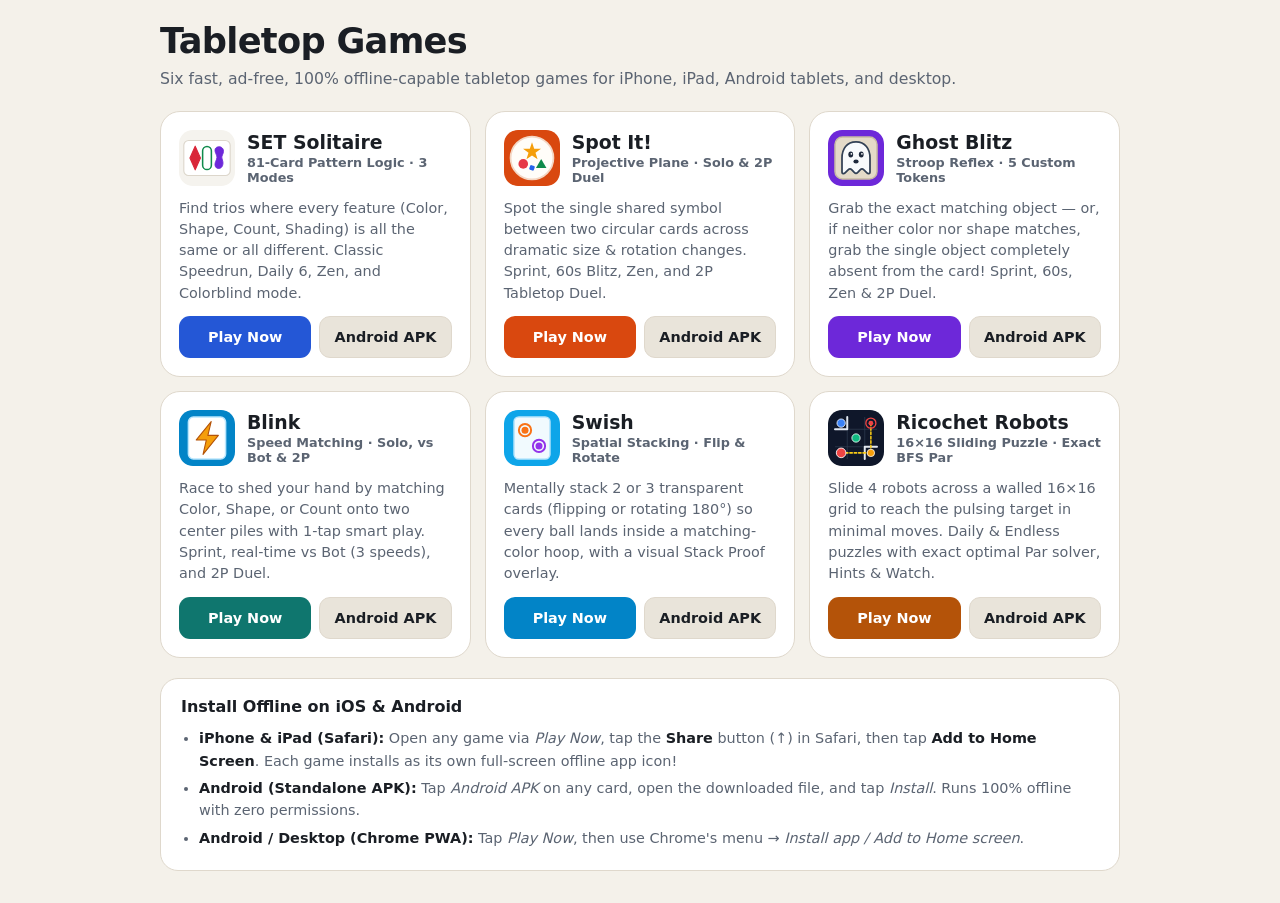
<file: index.html>
<!doctype html>
<html lang="en">
<head>
  <meta charset="utf-8">
  <meta name="viewport" content="width=device-width, initial-scale=1, viewport-fit=cover">
  <meta name="color-scheme" content="light dark">
  <meta name="apple-mobile-web-app-capable" content="yes">
  <meta name="apple-mobile-web-app-status-bar-style" content="default">
  <meta name="apple-mobile-web-app-title" content="Tabletop Games">
  <title>Tabletop Games — 6 Offline Card &amp; Board Games</title>
  <meta name="description" content="Offline-ready SET Solitaire, Spot It!, Ghost Blitz, Blink, Swish, and Ricochet Robots for iOS, Android, tablets, and desktop.">
  <style>
    :root {
      color-scheme: light dark;
      --bg: light-dark(#f4f1ea, #0f141e);
      --surface: light-dark(#ffffff, #182030);
      --subtle: light-dark(#e9e4da, #232d40);
      --border: light-dark(#dfd8cc, #2d3950);
      --text: light-dark(#1a1e24, #eef2f7);
      --muted: light-dark(#5b6472, #9aa4b4);
      --c-set: light-dark(#2457d6, #5c8dff);
      --c-spot: light-dark(#d9480f, #ff7a45);
      --c-ghost: light-dark(#6d28d9, #a78bfa);
      --c-blink: light-dark(#0f766e, #2dd4bf);
      --c-swish: light-dark(#0284c7, #38bdf8);
      --c-ricochet: light-dark(#b45309, #f59e0b);
    }
    *, *::before, *::after { box-sizing: border-box; }
    body {
      margin: 0;
      min-height: 100dvh;
      background: var(--bg);
      color: var(--text);
      font-family: system-ui, -apple-system, "Segoe UI", Roboto, sans-serif;
      display: flex;
      justify-content: center;
      padding: max(20px, env(safe-area-inset-top)) 14px max(32px, env(safe-area-inset-bottom));
    }
    .wrap {
      width: 100%;
      max-width: 960px;
      display: flex;
      flex-direction: column;
      gap: 20px;
    }
    header h1 {
      margin: 0 0 6px;
      font-size: clamp(1.6rem, 4vw, 2.2rem);
      font-weight: 850;
      letter-spacing: -0.02em;
    }
    header p {
      margin: 0;
      color: var(--muted);
      font-size: 0.98rem;
      line-height: 1.5;
    }
    .grid {
      display: grid;
      grid-template-columns: repeat(auto-fit, minmax(280px, 1fr));
      gap: 14px;
    }
    .card {
      background: var(--surface);
      border: 1px solid var(--border);
      border-radius: 20px;
      padding: 18px;
      display: flex;
      flex-direction: column;
      gap: 12px;
      box-shadow: light-dark(0 6px 20px rgba(20, 24, 31, 0.06), 0 8px 24px rgba(0, 0, 0, 0.35));
    }
    .card-head {
      display: flex;
      align-items: center;
      gap: 12px;
    }
    .card-head img {
      width: 56px;
      height: 56px;
      border-radius: 14px;
      flex-shrink: 0;
    }
    .card-head h2 {
      margin: 0 0 2px;
      font-size: 1.18rem;
      font-weight: 850;
    }
    .card-head .tag {
      font-size: 0.8rem;
      font-weight: 650;
      color: var(--muted);
    }
    .card p {
      margin: 0;
      color: var(--muted);
      font-size: 0.9rem;
      line-height: 1.48;
      flex: 1;
    }
    .actions {
      display: flex;
      flex-wrap: wrap;
      gap: 8px;
    }
    .btn {
      flex: 1 1 110px;
      display: inline-flex;
      align-items: center;
      justify-content: center;
      gap: 6px;
      min-height: 42px;
      padding: 9px 12px;
      border-radius: 11px;
      font-weight: 750;
      font-size: 0.9rem;
      text-decoration: none;
      border: 1px solid var(--border);
      background: var(--subtle);
      color: var(--text);
      transition: transform 0.12s ease;
    }
    .btn:active { transform: scale(0.97); }
    .btn-primary { color: #fff; border-color: transparent; }
    .btn-set { background: var(--c-set); }
    .btn-spot { background: var(--c-spot); }
    .btn-ghost { background: var(--c-ghost); }
    .btn-blink { background: var(--c-blink); }
    .btn-swish { background: var(--c-swish); }
    .btn-ricochet { background: var(--c-ricochet); }
    .guide {
      background: var(--surface);
      border: 1px solid var(--border);
      border-radius: 18px;
      padding: 16px 20px;
      font-size: 0.9rem;
      line-height: 1.55;
      color: var(--muted);
    }
    .guide h3 {
      margin: 0 0 8px;
      color: var(--text);
      font-size: 1rem;
      font-weight: 800;
    }
    .guide ul {
      margin: 0;
      padding-left: 18px;
    }
    .guide li { margin-bottom: 5px; }
    .guide strong { color: var(--text); }
  </style>
</head>
<body>
  <main class="wrap">
    <header>
      <h1>Tabletop Games</h1>
      <p>Six fast, ad-free, 100% offline-capable tabletop games for iPhone, iPad, Android tablets, and desktop.</p>
    </header>

    <section class="grid" aria-label="Available games">
      <article class="card">
        <div class="card-head">
          <img src="./set/icons/icon.svg" alt="SET Solitaire icon">
          <div>
            <h2>SET Solitaire</h2>
            <div class="tag">81-Card Pattern Logic · 3 Modes</div>
          </div>
        </div>
        <p>Find trios where every feature (Color, Shape, Count, Shading) is all the same or all different. Classic Speedrun, Daily 6, Zen, and Colorblind mode.</p>
        <div class="actions">
          <a class="btn btn-primary btn-set" href="./set/">Play Now</a>
          <a class="btn" href="https://github.com/iwongu/tabletop-games/releases/download/v2.0/set-solitaire.apk" download>Android APK</a>
        </div>
      </article>

      <article class="card">
        <div class="card-head">
          <img src="./spot-it/icons/icon.svg" alt="Spot It! icon">
          <div>
            <h2>Spot It!</h2>
            <div class="tag">Projective Plane · Solo &amp; 2P Duel</div>
          </div>
        </div>
        <p>Spot the single shared symbol between two circular cards across dramatic size &amp; rotation changes. Sprint, 60s Blitz, Zen, and 2P Tabletop Duel.</p>
        <div class="actions">
          <a class="btn btn-primary btn-spot" href="./spot-it/">Play Now</a>
          <a class="btn" href="https://github.com/iwongu/tabletop-games/releases/download/v2.0/spot-it.apk" download>Android APK</a>
        </div>
      </article>

      <article class="card">
        <div class="card-head">
          <img src="./ghost-blitz/icons/icon.svg" alt="Ghost Blitz icon">
          <div>
            <h2>Ghost Blitz</h2>
            <div class="tag">Stroop Reflex · 5 Custom Tokens</div>
          </div>
        </div>
        <p>Grab the exact matching object — or, if neither color nor shape matches, grab the single object completely absent from the card! Sprint, 60s, Zen &amp; 2P Duel.</p>
        <div class="actions">
          <a class="btn btn-primary btn-ghost" href="./ghost-blitz/">Play Now</a>
          <a class="btn" href="https://github.com/iwongu/tabletop-games/releases/download/v2.0/ghost-blitz.apk" download>Android APK</a>
        </div>
      </article>

      <article class="card">
        <div class="card-head">
          <img src="./blink/icons/icon.svg" alt="Blink icon">
          <div>
            <h2>Blink</h2>
            <div class="tag">Speed Matching · Solo, vs Bot &amp; 2P</div>
          </div>
        </div>
        <p>Race to shed your hand by matching Color, Shape, or Count onto two center piles with 1-tap smart play. Sprint, real-time vs Bot (3 speeds), and 2P Duel.</p>
        <div class="actions">
          <a class="btn btn-primary btn-blink" href="./blink/">Play Now</a>
          <a class="btn" href="https://github.com/iwongu/tabletop-games/releases/download/v2.0/blink.apk" download>Android APK</a>
        </div>
      </article>

      <article class="card">
        <div class="card-head">
          <img src="./swish/icons/icon.svg" alt="Swish icon">
          <div>
            <h2>Swish</h2>
            <div class="tag">Spatial Stacking · Flip &amp; Rotate</div>
          </div>
        </div>
        <p>Mentally stack 2 or 3 transparent cards (flipping or rotating 180°) so every ball lands inside a matching-color hoop, with a visual Stack Proof overlay.</p>
        <div class="actions">
          <a class="btn btn-primary btn-swish" href="./swish/">Play Now</a>
          <a class="btn" href="https://github.com/iwongu/tabletop-games/releases/download/v2.0/swish.apk" download>Android APK</a>
        </div>
      </article>

      <article class="card">
        <div class="card-head">
          <img src="./ricochet-robots/icons/icon.svg" alt="Ricochet Robots icon">
          <div>
            <h2>Ricochet Robots</h2>
            <div class="tag">16×16 Sliding Puzzle · Exact BFS Par</div>
          </div>
        </div>
        <p>Slide 4 robots across a walled 16×16 grid to reach the pulsing target in minimal moves. Daily &amp; Endless puzzles with exact optimal Par solver, Hints &amp; Watch.</p>
        <div class="actions">
          <a class="btn btn-primary btn-ricochet" href="./ricochet-robots/">Play Now</a>
          <a class="btn" href="https://github.com/iwongu/tabletop-games/releases/download/v2.0/ricochet-robots.apk" download>Android APK</a>
        </div>
      </article>
    </section>

    <section class="guide">
      <h3>Install Offline on iOS &amp; Android</h3>
      <ul>
        <li><strong>iPhone &amp; iPad (Safari):</strong> Open any game via <em>Play Now</em>, tap the <strong>Share</strong> button (↑) in Safari, then tap <strong>Add to Home Screen</strong>. Each game installs as its own full-screen offline app icon!</li>
        <li><strong>Android (Standalone APK):</strong> Tap <em>Android APK</em> on any card, open the downloaded file, and tap <em>Install</em>. Runs 100% offline with zero permissions.</li>
        <li><strong>Android / Desktop (Chrome PWA):</strong> Tap <em>Play Now</em>, then use Chrome's menu → <em>Install app / Add to Home screen</em>.</li>
      </ul>
    </section>
  </main>
</body>
</html>
</file>
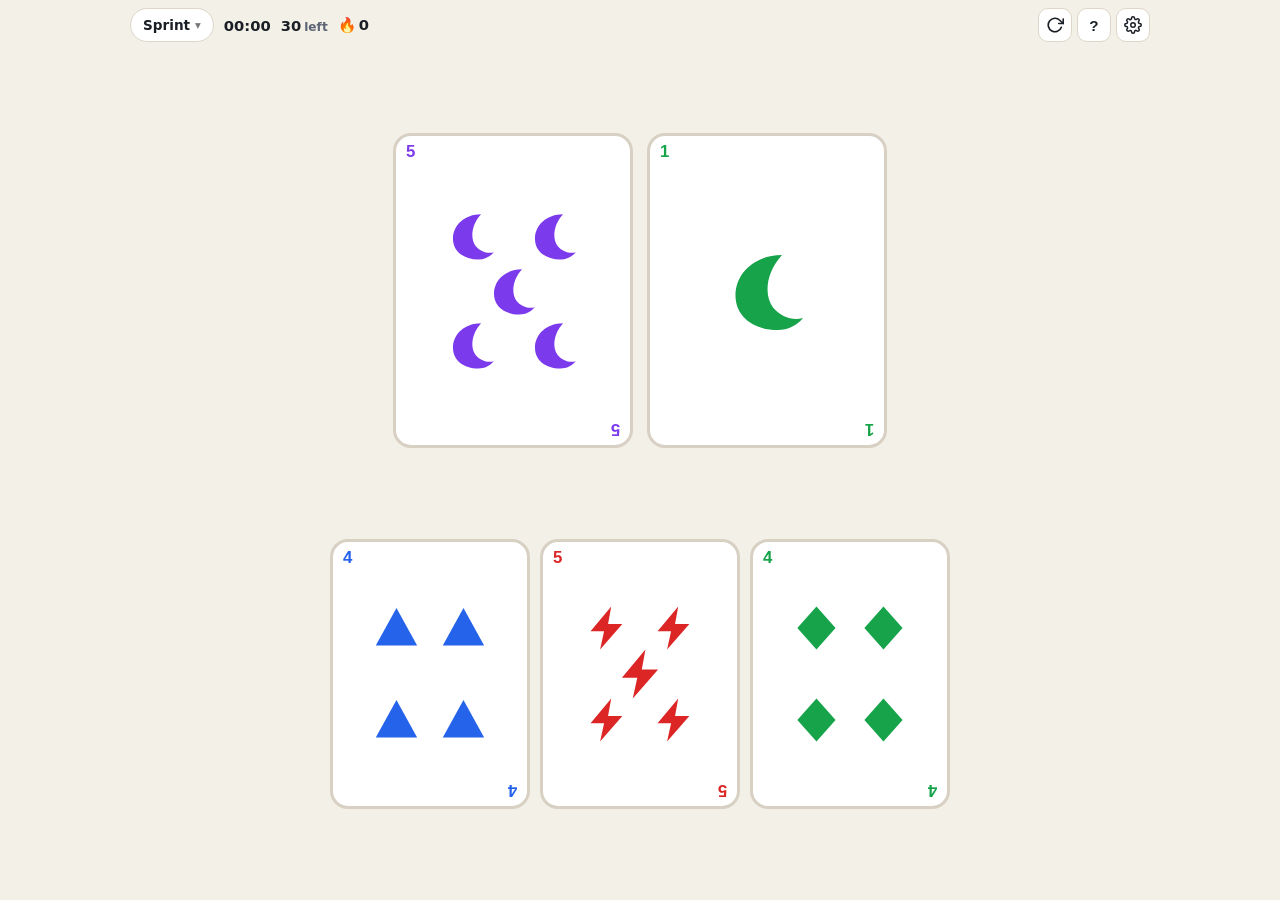
<file: blink/index.html>
<!doctype html>
<html lang="en">
<head>
  <meta charset="utf-8">
  <meta name="viewport" content="width=device-width, initial-scale=1, viewport-fit=cover">
  <meta name="color-scheme" content="light dark">
  <script>
    try {
      document.querySelector('meta[name="color-scheme"]').content =
        localStorage.getItem('color-scheme') ?? 'light dark';
    } catch {}
  </script>
  <meta name="theme-color" content="#f3f0e8" media="(prefers-color-scheme: light)">
  <meta name="theme-color" content="#12161f" media="(prefers-color-scheme: dark)">
  <meta name="description" content="Blink — the world's fastest visual matching card game for tablets and desktop.">
  <meta name="apple-mobile-web-app-capable" content="yes">
  <title>Blink</title>
  <link rel="manifest" href="./manifest.webmanifest">
  <link rel="icon" type="image/svg+xml" href="./icons/icon.svg">
  <link rel="apple-touch-icon" href="./icons/icon-192.png">
  <link rel="stylesheet" href="./styles.css">
</head>
<body>
  <div class="app-shell" id="app-shell">
    <header class="topbar">
      <div class="top-left">
        <button type="button" class="mode-trigger" id="btn-mode" title="Change game mode">
          <span id="mode-trigger-label">Sprint</span>
          <span class="caret" aria-hidden="true">▾</span>
        </button>

        <div class="inline-stats" id="hud-stats" aria-label="Game statistics">
          <span class="inline-stat" id="stat-timer-wrap"><span id="stat-timer">00:00</span></span>
          <span class="inline-stat"><strong id="stat-left">30</strong> <span class="stat-unit">left</span></span>
          <span class="inline-stat" id="stat-opp-wrap" hidden><span class="stat-unit" id="stat-opp-label">Bot</span> <strong id="stat-opp">29</strong></span>
          <span class="inline-stat" id="stat-streak-wrap" aria-label="Streak">🔥<span id="stat-streak">0</span></span>
        </div>
      </div>

      <div class="top-actions">
        <button type="button" class="icon-btn" id="btn-new" aria-label="New game" title="New game">
          <svg viewBox="0 0 24 24" width="18" height="18" fill="none" stroke="currentColor" stroke-width="2.2" stroke-linecap="round" stroke-linejoin="round" aria-hidden="true">
            <polyline points="23 4 23 10 17 10"/>
            <path d="M20.49 15a9 9 0 1 1-2.12-9.36L23 10"/>
          </svg>
        </button>
        <button type="button" class="icon-btn" id="btn-rules" aria-label="How to play" title="How to play">?</button>
        <button type="button" class="icon-btn" id="btn-settings" aria-label="Settings" title="Settings">
          <svg viewBox="0 0 24 24" width="18" height="18" fill="none" stroke="currentColor" stroke-width="2" stroke-linecap="round" stroke-linejoin="round" aria-hidden="true">
            <circle cx="12" cy="12" r="3"/>
            <path d="M19.4 15a1.65 1.65 0 0 0 .33 1.82l.06.06a2 2 0 1 1-2.83 2.83l-.06-.06a1.65 1.65 0 0 0-1.82-.33 1.65 1.65 0 0 0-1 1.51V21a2 2 0 1 1-4 0v-.09A1.65 1.65 0 0 0 9 19.4a1.65 1.65 0 0 0-1.82.33l-.06.06a2 2 0 1 1-2.83-2.83l.06-.06a1.65 1.65 0 0 0 .33-1.82 1.65 1.65 0 0 0-1.51-1H3a2 2 0 1 1 0-4h.09A1.65 1.65 0 0 0 4.6 9a1.65 1.65 0 0 0-.33-1.82l-.06-.06a2 2 0 1 1 2.83-2.83l.06.06a1.65 1.65 0 0 0 1.82.33H9a1.65 1.65 0 0 0 1-1.51V3a2 2 0 1 1 4 0v.09a1.65 1.65 0 0 0 1 1.51 1.65 1.65 0 0 0 1.82-.33l.06-.06a2 2 0 1 1 2.83 2.83l-.06.06a1.65 1.65 0 0 0-.33 1.82V9c.26.604.852.997 1.51 1H21a2 2 0 1 1 0 4h-.09a1.65 1.65 0 0 0-1.51 1z"/>
          </svg>
        </button>
      </div>
    </header>

    <main class="table-stage" id="table-stage">
      <!-- Opponent / Player 2 Top Zone (hidden in Solo Sprint) -->
      <section class="hand-zone zone-p2" id="zone-p2" hidden aria-label="Opponent hand">
        <div class="hand-row" id="hand-p2"></div>
        <div class="zone-meta">
          <span class="player-badge badge-p2" id="badge-p2">P2 · 29 left</span>
        </div>
      </section>

      <!-- Shared 2 Center Discard Piles -->
      <section class="center-zone" aria-label="Center discard piles">
        <button type="button" class="blink-card pile-card" id="pile-0" aria-label="Left discard pile"></button>
        <div class="center-divider">
          <button type="button" class="flip-btn" id="btn-flip" hidden>Flip Piles</button>
          <div class="float-toast" id="status-banner" role="status" aria-live="polite" data-visible="false">
            <span id="status-text"></span>
          </div>
        </div>
        <button type="button" class="blink-card pile-card" id="pile-1" aria-label="Right discard pile"></button>
      </section>

      <!-- Player 1 Bottom Hand Zone (3 large cards) -->
      <section class="hand-zone zone-p1" aria-label="Your hand">
        <div class="zone-meta" id="meta-p1" hidden>
          <span class="player-badge badge-p1" id="badge-p1">P1 · 29 left</span>
        </div>
        <div class="hand-row" id="hand-p1"></div>
      </section>
    </main>
  </div>

  <!-- How to Play Modal -->
  <dialog id="dialog-rules" closedby="any" aria-labelledby="rules-title">
    <div class="dialog-header">
      <h1 id="rules-title">How to Play Blink</h1>
      <form method="dialog">
        <button type="submit" class="icon-btn" aria-label="Close">✕</button>
      </form>
    </div>
    <div class="dialog-body">
      <div class="rule-callout">
        <strong>The Rule:</strong> Play cards from your 3-card hand onto either of the 2 center piles by matching <strong>Color</strong>, <strong>Shape</strong>, OR <strong>Count</strong>!
      </div>
      <ul class="feature-list">
        <li><strong>Instant 1-Tap Play:</strong> Tap any card in your hand. If it matches only one center pile, it drops there automatically! If it matches <em>both</em> piles, tap your preferred center pile (or tap the card again for Left).</li>
        <li><strong>No Moves?</strong> Tap <strong>Flip Piles</strong> in the middle to deal fresh center cards.</li>
        <li><strong>Sprint:</strong> Empty your 30-card deck as fast as possible.</li>
        <li><strong>vs Bot:</strong> Real-time race against an AI opponent sharing the same 2 center piles!</li>
        <li><strong>2P Duel:</strong> Lay the tablet flat between two players—first to empty all 29 cards wins!</li>
      </ul>
    </div>
    <form method="dialog" class="dialog-footer">
      <button type="submit" class="action-btn action-primary" autofocus>Play</button>
    </form>
  </dialog>

  <!-- Settings & Mode Modal -->
  <dialog id="dialog-settings" closedby="any" aria-labelledby="settings-title">
    <div class="dialog-header">
      <h1 id="settings-title">Game &amp; Settings</h1>
      <form method="dialog">
        <button type="submit" class="icon-btn" aria-label="Close">✕</button>
      </form>
    </div>
    <div class="dialog-body settings-list">
      <div class="setting-stack">
        <div class="setting-title">Mode</div>
        <div class="segmented segmented-3" role="radiogroup" aria-label="Game mode">
          <button type="button" class="seg-btn" data-mode="sprint" aria-checked="true">Sprint</button>
          <button type="button" class="seg-btn" data-mode="bot" aria-checked="false">vs Bot</button>
          <button type="button" class="seg-btn" data-mode="duel" aria-checked="false">2P Duel</button>
        </div>
      </div>

      <div class="setting-row">
        <div>
          <div class="setting-title">Bot speed</div>
          <div class="setting-desc">Pace in vs Bot mode</div>
        </div>
        <div class="segmented" role="radiogroup" aria-label="Bot speed">
          <button type="button" class="seg-btn" data-botspeed="easy" aria-checked="false">Chill</button>
          <button type="button" class="seg-btn" data-botspeed="medium" aria-checked="true">Normal</button>
          <button type="button" class="seg-btn" data-botspeed="fast" aria-checked="false">Fast</button>
        </div>
      </div>

      <div class="setting-row">
        <div>
          <div class="setting-title">Appearance</div>
          <div class="setting-desc" id="scheme-system-hint">System preference</div>
        </div>
        <div class="segmented" role="radiogroup" aria-label="Color scheme">
          <button type="button" class="seg-btn" data-scheme="system" aria-checked="true">System</button>
          <button type="button" class="seg-btn" data-scheme="light" aria-checked="false">Light</button>
          <button type="button" class="seg-btn" data-scheme="dark" aria-checked="false">Dark</button>
        </div>
      </div>

      <label class="setting-row setting-toggle">
        <div>
          <div class="setting-title">Sound effects</div>
          <div class="setting-desc">Crisp card-slap and victory chimes</div>
        </div>
        <input type="checkbox" id="opt-sound" checked>
      </label>

      <div class="best-times-box">
        <div class="setting-title">Personal Records</div>
        <div class="records-grid" id="records-grid"></div>
      </div>
    </div>
    <form method="dialog" class="dialog-footer">
      <button type="submit" class="action-btn action-primary" autofocus>Done</button>
    </form>
  </dialog>

  <!-- Victory / Summary Modal -->
  <dialog id="dialog-win" closedby="any" aria-labelledby="win-title">
    <div class="dialog-header">
      <h1 id="win-title">Blink!</h1>
      <form method="dialog">
        <button type="submit" class="icon-btn" aria-label="Close">✕</button>
      </form>
    </div>
    <div class="dialog-body">
      <p class="win-subtitle" id="win-subtitle">Deck emptied!</p>
      <div class="win-stats" id="win-stats"></div>
    </div>
    <form method="dialog" class="dialog-footer">
      <button type="submit" value="close" class="action-btn">Close</button>
      <button type="submit" value="new" class="action-btn action-primary" autofocus>Play Again</button>
    </form>
  </dialog>

  <script type="module" src="./app.js"></script>
</body>
</html>
</file>
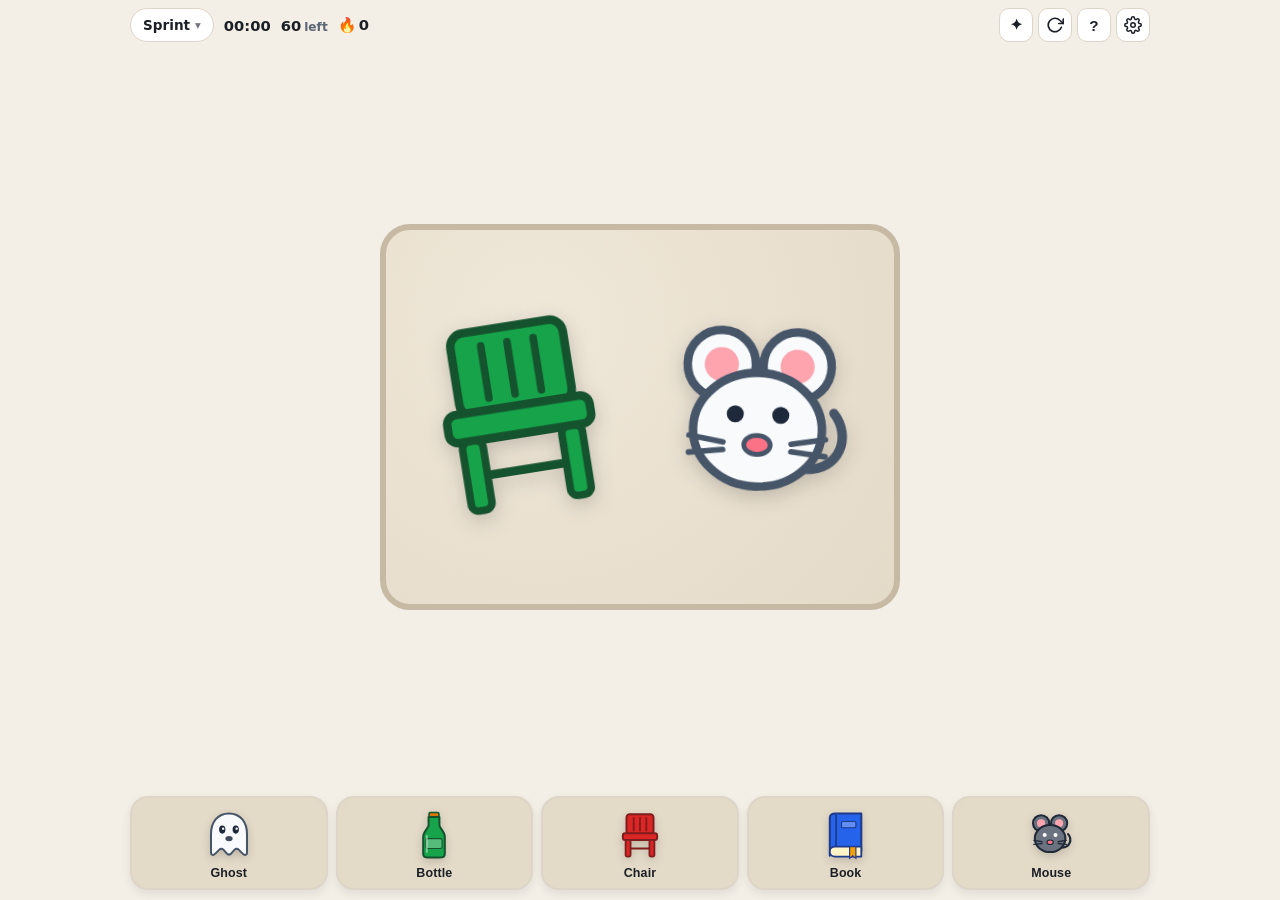
<file: ghost-blitz/index.html>
<!doctype html>
<html lang="en">
<head>
  <meta charset="utf-8">
  <meta name="viewport" content="width=device-width, initial-scale=1, viewport-fit=cover">
  <meta name="color-scheme" content="light dark">
  <script>
    try {
      document.querySelector('meta[name="color-scheme"]').content =
        localStorage.getItem('color-scheme') ?? 'light dark';
    } catch {}
  </script>
  <meta name="theme-color" content="#f3eee6" media="(prefers-color-scheme: light)">
  <meta name="theme-color" content="#12161e" media="(prefers-color-scheme: dark)">
  <meta name="description" content="Ghost Blitz (Geistesblitz) — fast-paced visual logic reaction game for tablets and desktop.">
  <meta name="apple-mobile-web-app-capable" content="yes">
  <title>Ghost Blitz</title>
  <link rel="manifest" href="./manifest.webmanifest">
  <link rel="icon" type="image/svg+xml" href="./icons/icon.svg">
  <link rel="apple-touch-icon" href="./icons/icon-192.png">
  <link rel="stylesheet" href="./styles.css">
</head>
<body>
  <div class="app-shell" id="app-shell">
    <header class="topbar">
      <div class="top-left">
        <button type="button" class="mode-trigger" id="btn-mode" title="Change game mode">
          <span id="mode-trigger-label">Sprint</span>
          <span class="caret" aria-hidden="true">▾</span>
        </button>

        <div class="inline-stats" id="hud-stats" aria-label="Game statistics">
          <span class="inline-stat" id="stat-timer-wrap"><span id="stat-timer">00:00</span></span>
          <span class="inline-stat" id="stat-score-wrap"><strong id="stat-score">60</strong> <span class="stat-unit" id="stat-score-label">left</span></span>
          <span class="inline-stat" id="stat-streak-wrap" aria-label="Streak">🔥<span id="stat-streak">0</span></span>
        </div>
      </div>

      <div class="top-actions">
        <button type="button" class="icon-btn" id="btn-hint" aria-label="Hint" title="Hint">✦</button>
        <button type="button" class="icon-btn" id="btn-new" aria-label="New game" title="New game">
          <svg viewBox="0 0 24 24" width="18" height="18" fill="none" stroke="currentColor" stroke-width="2.2" stroke-linecap="round" stroke-linejoin="round" aria-hidden="true">
            <polyline points="23 4 23 10 17 10"/>
            <path d="M20.49 15a9 9 0 1 1-2.12-9.36L23 10"/>
          </svg>
        </button>
        <button type="button" class="icon-btn" id="btn-rules" aria-label="How to play" title="How to play">?</button>
        <button type="button" class="icon-btn" id="btn-settings" aria-label="Settings" title="Settings">
          <svg viewBox="0 0 24 24" width="18" height="18" fill="none" stroke="currentColor" stroke-width="2" stroke-linecap="round" stroke-linejoin="round" aria-hidden="true">
            <circle cx="12" cy="12" r="3"/>
            <path d="M19.4 15a1.65 1.65 0 0 0 .33 1.82l.06.06a2 2 0 1 1-2.83 2.83l-.06-.06a1.65 1.65 0 0 0-1.82-.33 1.65 1.65 0 0 0-1 1.51V21a2 2 0 1 1-4 0v-.09A1.65 1.65 0 0 0 9 19.4a1.65 1.65 0 0 0-1.82.33l-.06.06a2 2 0 1 1-2.83-2.83l.06-.06a1.65 1.65 0 0 0 .33-1.82 1.65 1.65 0 0 0-1.51-1H3a2 2 0 1 1 0-4h.09A1.65 1.65 0 0 0 4.6 9a1.65 1.65 0 0 0-.33-1.82l-.06-.06a2 2 0 1 1 2.83-2.83l.06.06a1.65 1.65 0 0 0 1.82.33H9a1.65 1.65 0 0 0 1-1.51V3a2 2 0 1 1 4 0v.09a1.65 1.65 0 0 0 1 1.51 1.65 1.65 0 0 0 1.82-.33l.06-.06a2 2 0 1 1 2.83 2.83l-.06.06a1.65 1.65 0 0 0-.33 1.82V9c.26.604.852.997 1.51 1H21a2 2 0 1 1 0 4h-.09a1.65 1.65 0 0 0-1.51 1z"/>
          </svg>
        </button>
      </div>
    </header>

    <!-- Single-Player Stage: Giant Card + 5 True-Color Item Buttons -->
    <main class="solo-stage" id="solo-stage">
      <div class="card-stage">
        <div class="blitz-card" id="solo-card" role="img" aria-label="Current Ghost Blitz card"></div>
        <div class="float-toast" id="status-banner" role="status" aria-live="polite" data-visible="false">
          <span id="status-text"></span>
        </div>
      </div>
      <section class="item-tray" id="solo-tray" aria-label="Choose the matching object"></section>
    </main>

    <!-- 2-Player Tabletop Duel Stage -->
    <main class="duel-stage" id="duel-stage" hidden>
      <section class="duel-side duel-p2" aria-label="Player 2 controls">
        <div class="duel-tray" id="duel-tray-p2"></div>
        <span class="duel-badge" id="duel-score-p2">P2 · 0</span>
      </section>

      <section class="duel-middle" aria-label="Shared Ghost Blitz card">
        <div class="duel-meta">
          <span class="duel-deck-pill" id="duel-deck-left">60 left</span>
          <span class="duel-feedback" id="duel-feedback">Grab the right item!</span>
        </div>
        <div class="blitz-card duel-card" id="duel-card" role="img" aria-label="Shared Ghost Blitz card"></div>
      </section>

      <section class="duel-side duel-p1" aria-label="Player 1 controls">
        <span class="duel-badge" id="duel-score-p1">P1 · 0</span>
        <div class="duel-tray" id="duel-tray-p1"></div>
      </section>
    </main>
  </div>

  <!-- How to Play Modal -->
  <dialog id="dialog-rules" closedby="any" aria-labelledby="rules-title">
    <div class="dialog-header">
      <h1 id="rules-title">How to Play Ghost Blitz</h1>
      <form method="dialog">
        <button type="submit" class="icon-btn" aria-label="Close">✕</button>
      </form>
    </div>
    <div class="dialog-body">
      <p>There are <strong>5 objects</strong>, each with its own true color: <strong>White Ghost</strong>, <strong>Green Bottle</strong>, <strong>Red Chair</strong>, <strong>Blue Book</strong>, and <strong>Grey Mouse</strong>.</p>
      <div class="rule-callout">
        <strong>Rule 1 — Exact Match:</strong> If one object on the card is shown in its <em>true color</em> (e.g., a White Ghost), tap that object immediately!
      </div>
      <div class="rule-callout rule-callout-alt">
        <strong>Rule 2 — Nothing Matches:</strong> If <em>neither</em> object is in its true color, tap the <strong>one object whose shape AND color are both completely missing</strong> from the card!
      </div>
      <p class="rules-footnote">
        <em>Example:</em> Card shows a <strong>Blue Ghost</strong> + <strong>Red Bottle</strong>. Shapes shown: Ghost, Bottle. Colors shown: Blue (Book), Red (Chair). Only <strong>Grey Mouse</strong> has neither its shape nor its color on the card → tap <strong>Mouse</strong>!
      </p>
    </div>
    <form method="dialog" class="dialog-footer">
      <button type="submit" class="action-btn action-primary" autofocus>Got it</button>
    </form>
  </dialog>

  <!-- Settings & Mode Modal -->
  <dialog id="dialog-settings" closedby="any" aria-labelledby="settings-title">
    <div class="dialog-header">
      <h1 id="settings-title">Game &amp; Settings</h1>
      <form method="dialog">
        <button type="submit" class="icon-btn" aria-label="Close">✕</button>
      </form>
    </div>
    <div class="dialog-body settings-list">
      <div class="setting-stack">
        <div class="setting-title">Mode</div>
        <div class="segmented segmented-full" role="radiogroup" aria-label="Game mode">
          <button type="button" class="seg-btn" data-mode="sprint" aria-checked="true">Sprint (60)</button>
          <button type="button" class="seg-btn" data-mode="blitz" aria-checked="false">60s</button>
          <button type="button" class="seg-btn" data-mode="zen" aria-checked="false">Zen</button>
          <button type="button" class="seg-btn" data-mode="duel" aria-checked="false">2P Duel</button>
        </div>
      </div>

      <div class="setting-row">
        <div>
          <div class="setting-title">Appearance</div>
          <div class="setting-desc" id="scheme-system-hint">System preference</div>
        </div>
        <div class="segmented" role="radiogroup" aria-label="Color scheme">
          <button type="button" class="seg-btn" data-scheme="system" aria-checked="true">System</button>
          <button type="button" class="seg-btn" data-scheme="light" aria-checked="false">Light</button>
          <button type="button" class="seg-btn" data-scheme="dark" aria-checked="false">Dark</button>
        </div>
      </div>

      <label class="setting-row setting-toggle">
        <div>
          <div class="setting-title">Show item labels</div>
          <div class="setting-desc">Display object names under the 5 buttons</div>
        </div>
        <input type="checkbox" id="opt-labels" checked>
      </label>

      <label class="setting-row setting-toggle">
        <div>
          <div class="setting-title">Sound effects</div>
          <div class="setting-desc">Audio feedback on grab, miss, and win</div>
        </div>
        <input type="checkbox" id="opt-sound" checked>
      </label>

      <div class="best-times-box">
        <div class="setting-title">Personal Records</div>
        <div class="records-grid" id="records-grid"></div>
      </div>
    </div>
    <form method="dialog" class="dialog-footer">
      <button type="submit" class="action-btn action-primary" autofocus>Done</button>
    </form>
  </dialog>

  <!-- Victory / Summary Modal -->
  <dialog id="dialog-win" closedby="any" aria-labelledby="win-title">
    <div class="dialog-header">
      <h1 id="win-title">Deck Cleared!</h1>
      <form method="dialog">
        <button type="submit" class="icon-btn" aria-label="Close">✕</button>
      </form>
    </div>
    <div class="dialog-body">
      <p class="win-subtitle" id="win-subtitle">Lightning reflexes!</p>
      <div class="win-stats" id="win-stats"></div>
    </div>
    <form method="dialog" class="dialog-footer">
      <button type="submit" value="close" class="action-btn">Close</button>
      <button type="submit" value="new" class="action-btn action-primary" autofocus>Play Again</button>
    </form>
  </dialog>

  <script type="module" src="./app.js"></script>
</body>
</html>
</file>
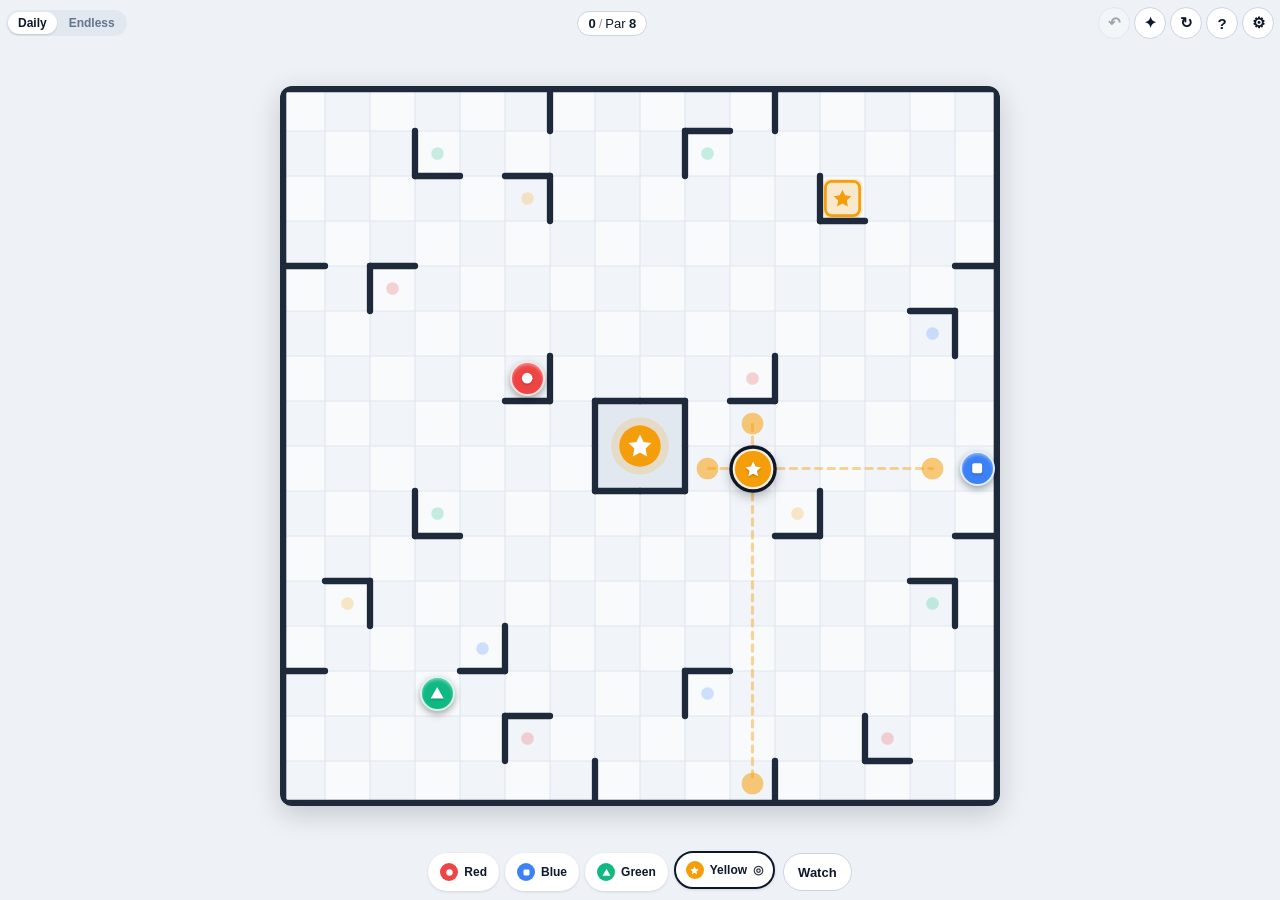
<file: ricochet-robots/index.html>
<!doctype html>
<html lang="en">
<head>
  <meta charset="utf-8">
  <meta name="viewport" content="width=device-width, initial-scale=1, viewport-fit=cover, user-scalable=no">
  <meta name="color-scheme" content="light dark">
  <script>
    try {
      document.querySelector('meta[name="color-scheme"]').content = localStorage.getItem('ricochet-color-scheme') ?? 'light dark';
    } catch {}
  </script>
  <meta name="theme-color" content="#0f172a" media="(prefers-color-scheme: dark)">
  <meta name="theme-color" content="#f1f5f9" media="(prefers-color-scheme: light)">
  <title>Ricochet Robots</title>
    <meta name="apple-mobile-web-app-capable" content="yes">
  <meta name="apple-mobile-web-app-status-bar-style" content="default">
  <meta name="apple-mobile-web-app-title" content="Ricochet Robots">
  <link rel="manifest" href="manifest.webmanifest">
  <link rel="icon" type="image/svg+xml" href="icons/icon.svg">
  <link rel="apple-touch-icon" href="icons/icon-192.png">
  <link rel="stylesheet" href="styles.css">
</head>
<body>
  <div class="app-shell">
    <header class="top-bar">
      <div class="mode-pills" role="tablist" aria-label="Game mode">
        <button type="button" class="pill active" data-mode="daily" role="tab" aria-selected="true">Daily</button>
        <button type="button" class="pill" data-mode="endless" role="tab" aria-selected="false">Endless</button>
      </div>

      <div class="stat-bar" aria-live="polite">
        <span class="stat-chip"><strong id="moves-val">0</strong><span class="stat-sep">/</span><span>Par <strong id="par-val">–</strong></span></span>
        <span class="stat-chip" id="solved-chip" hidden>★ <strong id="solved-val">0</strong></span>
      </div>

      <div class="top-actions">
        <button type="button" class="icon-btn" id="undo-btn" aria-label="Undo move" title="Undo (Z)" disabled>↶</button>
        <button type="button" class="icon-btn" id="hint-btn" aria-label="Optimal hint" title="Hint (H)">✦</button>
        <button type="button" class="icon-btn" id="reset-btn" aria-label="Reset puzzle" title="Reset">↻</button>
        <button type="button" class="icon-btn" id="rules-btn" aria-label="How to play" title="Rules">?</button>
        <button type="button" class="icon-btn" id="settings-btn" aria-label="Settings" title="Settings">⚙</button>
      </div>
    </header>

    <main class="stage">
      <div class="board-wrap" id="board-wrap">
        <svg id="board-svg" class="board-svg" viewBox="0 0 1600 1600" role="img" aria-label="16 by 16 Ricochet Robots board"></svg>
        <div id="robots-layer" class="robots-layer" aria-label="Robots"></div>
      </div>
    </main>

    <div class="bottom-dock" aria-label="Robot controls">
      <div class="robot-picker" id="robot-picker" role="radiogroup" aria-label="Select robot"></div>
      <button type="button" class="dock-btn" id="new-btn" hidden>New</button>
      <button type="button" class="dock-btn secondary" id="demo-btn" title="Watch optimal solution">Watch</button>
    </div>

    <div id="toast" class="toast" role="status" aria-live="polite" hidden></div>
  </div>

  <!-- Rules Dialog -->
  <dialog id="rules-dialog" closedby="any" aria-labelledby="rules-title">
    <form method="dialog" class="modal-card">
      <div class="modal-header">
        <h1 id="rules-title">How to Play</h1>
        <button type="submit" class="icon-btn" aria-label="Close">✕</button>
      </div>
      <div class="modal-body">
        <p>Guide the <strong>matching-color robot</strong> onto the pulsing target square in as few moves as possible.</p>
        <ul>
          <li><strong>Slide until stopped:</strong> Robots never stop mid-floor — they glide straight until hitting a wall or another robot.</li>
          <li><strong>Teamwork:</strong> Move other robots first to act as temporary bumpers!</li>
          <li><strong>Controls:</strong> Tap a robot (or its color chip below) then tap any glowing landing dot, or simply <strong>swipe</strong> a robot in any direction.</li>
          <li><strong>Par:</strong> Every puzzle is solved by an exact BFS engine so <strong>Par</strong> is the true shortest path.</li>
        </ul>
      </div>
      <div class="modal-footer">
        <button type="submit" class="primary-btn" autofocus>Got it</button>
      </div>
    </form>
  </dialog>

  <!-- Settings Dialog -->
  <dialog id="settings-dialog" closedby="any" aria-labelledby="settings-title">
    <form method="dialog" class="modal-card">
      <div class="modal-header">
        <h1 id="settings-title">Settings</h1>
        <button type="submit" class="icon-btn" aria-label="Close">✕</button>
      </div>
      <div class="modal-body">
        <div class="setting-group">
          <label class="setting-label">Endless Difficulty</label>
          <div class="segmented" id="diff-segmented" role="radiogroup" aria-label="Difficulty">
            <button type="button" class="seg-btn" data-diff="easy">Easy (3–5)</button>
            <button type="button" class="seg-btn active" data-diff="normal">Normal (5–8)</button>
            <button type="button" class="seg-btn" data-diff="hard">Hard (7–10)</button>
          </div>
        </div>
        <div class="setting-group">
          <label class="setting-label">Appearance</label>
          <div class="segmented" id="theme-segmented" role="radiogroup" aria-label="Appearance">
            <button type="button" class="seg-btn" data-theme="system">System</button>
            <button type="button" class="seg-btn" data-theme="light">Light</button>
            <button type="button" class="seg-btn" data-theme="dark">Dark</button>
          </div>
        </div>
        <div class="setting-group">
          <label class="setting-toggle">
            <span>Sound effects</span>
            <input type="checkbox" id="sound-toggle" checked>
          </label>
        </div>
      </div>
      <div class="modal-footer">
        <button type="submit" class="primary-btn" autofocus>Done</button>
      </div>
    </form>
  </dialog>

  <!-- Victory Dialog -->
  <dialog id="win-dialog" closedby="any" aria-labelledby="win-title">
    <form method="dialog" class="modal-card win-card">
      <div class="modal-header">
        <h1 id="win-title">Target Reached!</h1>
        <button type="submit" class="icon-btn" aria-label="Close">✕</button>
      </div>
      <div class="modal-body">
        <div class="win-badge" id="win-badge">★ Par Master!</div>
        <div class="win-stats">
          <div class="win-stat"><span class="win-stat-label">Your Moves</span><strong id="win-moves">6</strong></div>
          <div class="win-stat"><span class="win-stat-label">Optimal Par</span><strong id="win-par">6</strong></div>
        </div>
      </div>
      <div class="modal-footer win-actions">
        <button type="button" class="secondary-btn" id="win-retry-btn">Try Again</button>
        <button type="button" class="secondary-btn" id="win-watch-btn">Watch Par</button>
        <button type="button" class="primary-btn" id="win-next-btn" autofocus>Next Puzzle</button>
      </div>
    </form>
  </dialog>

  <script type="module" src="app.js"></script>
</body>
</html>
</file>
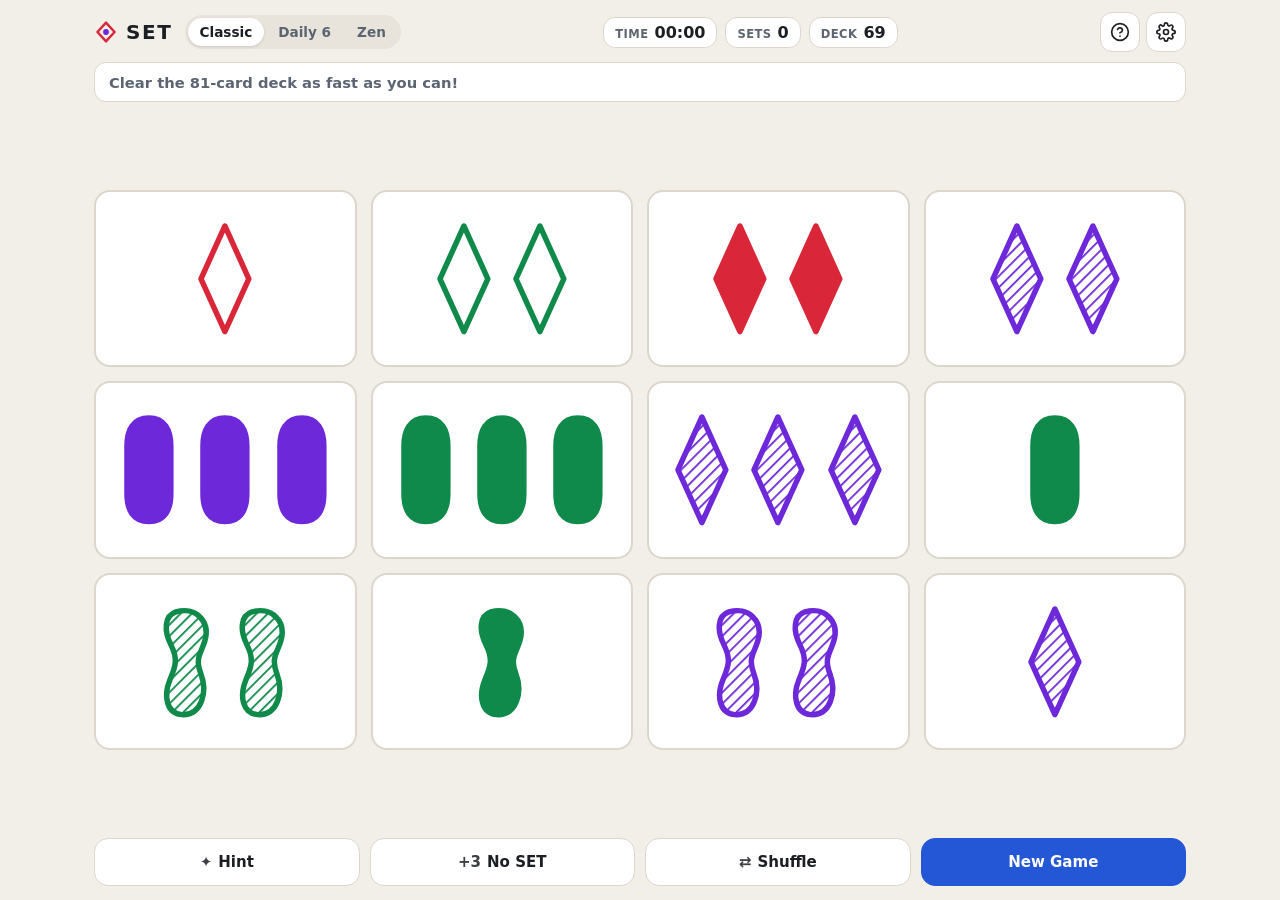
<file: set/index.html>
<!doctype html>
<html lang="en">
<head>
  <meta charset="utf-8">
  <meta name="viewport" content="width=device-width, initial-scale=1, viewport-fit=cover">
  <meta name="color-scheme" content="light dark">
  <script>
    try {
      document.querySelector('meta[name="color-scheme"]').content =
        localStorage.getItem('color-scheme') ?? 'light dark';
    } catch {}
  </script>
  <meta name="theme-color" content="#f5f3ee" media="(prefers-color-scheme: light)">
  <meta name="theme-color" content="#14171c" media="(prefers-color-scheme: dark)">
  <meta name="description" content="Single-player SET card game — offline PWA designed for tablets and desktop.">
  <meta name="apple-mobile-web-app-capable" content="yes">
  <title>SET Solitaire</title>
  <link rel="manifest" href="./manifest.webmanifest">
  <link rel="icon" type="image/svg+xml" href="./icons/icon.svg">
  <link rel="apple-touch-icon" href="./icons/icon-192.png">
  <link rel="stylesheet" href="./styles.css">
</head>
<body>
  <!-- Hidden shared SVG pattern definitions for striped shading -->
  <svg class="svg-defs" aria-hidden="true" focusable="false">
    <defs>
      <pattern id="stripe-0" width="8" height="8" patternUnits="userSpaceOnUse" patternTransform="rotate(45)">
        <line x1="0" y1="0" x2="0" y2="8" stroke="var(--card-c0)" stroke-width="3.6" />
      </pattern>
      <pattern id="stripe-1" width="8" height="8" patternUnits="userSpaceOnUse" patternTransform="rotate(45)">
        <line x1="0" y1="0" x2="0" y2="8" stroke="var(--card-c1)" stroke-width="3.6" />
      </pattern>
      <pattern id="stripe-2" width="8" height="8" patternUnits="userSpaceOnUse" patternTransform="rotate(45)">
        <line x1="0" y1="0" x2="0" y2="8" stroke="var(--card-c2)" stroke-width="3.6" />
      </pattern>
    </defs>
  </svg>

  <div class="app-shell">
    <header class="topbar">
      <div class="brand-group">
        <span class="brand-mark" aria-hidden="true">
          <svg viewBox="0 0 28 28" width="24" height="24">
            <polygon points="14,3 24,14 14,25 4,14" fill="none" stroke="var(--card-c0)" stroke-width="2.8" stroke-linejoin="round"/>
            <circle cx="14" cy="14" r="3.4" fill="var(--card-c2)"/>
          </svg>
        </span>
        <span class="brand-title">SET</span>
        <div class="mode-switcher" role="group" aria-label="Game mode">
          <button type="button" class="mode-pill" data-mode="classic" aria-pressed="true">Classic</button>
          <button type="button" class="mode-pill" data-mode="daily" aria-pressed="false">Daily 6</button>
          <button type="button" class="mode-pill" data-mode="zen" aria-pressed="false">Zen</button>
        </div>
      </div>

      <div class="hud-stats" aria-label="Game statistics">
        <div class="stat-chip" id="stat-timer-wrap">
          <span class="stat-label">Time</span>
          <span class="stat-value" id="stat-timer">00:00</span>
        </div>
        <div class="stat-chip">
          <span class="stat-label" id="stat-sets-label">SETs</span>
          <span class="stat-value" id="stat-sets">0</span>
        </div>
        <div class="stat-chip" id="stat-deck-wrap">
          <span class="stat-label">Deck</span>
          <span class="stat-value" id="stat-deck">69</span>
        </div>
      </div>

      <div class="header-actions">
        <button type="button" class="icon-btn" id="btn-rules" aria-label="How to play" title="How to play">
          <svg viewBox="0 0 24 24" width="20" height="20" fill="none" stroke="currentColor" stroke-width="2" stroke-linecap="round" stroke-linejoin="round" aria-hidden="true">
            <circle cx="12" cy="12" r="10"/>
            <path d="M9.09 9a3 3 0 0 1 5.83 1c0 2-3 3-3 3"/>
            <line x1="12" y1="17" x2="12.01" y2="17"/>
          </svg>
        </button>
        <button type="button" class="icon-btn" id="btn-settings" aria-label="Settings" title="Settings">
          <svg viewBox="0 0 24 24" width="20" height="20" fill="none" stroke="currentColor" stroke-width="2" stroke-linecap="round" stroke-linejoin="round" aria-hidden="true">
            <circle cx="12" cy="12" r="3"/>
            <path d="M19.4 15a1.65 1.65 0 0 0 .33 1.82l.06.06a2 2 0 1 1-2.83 2.83l-.06-.06a1.65 1.65 0 0 0-1.82-.33 1.65 1.65 0 0 0-1 1.51V21a2 2 0 1 1-4 0v-.09A1.65 1.65 0 0 0 9 19.4a1.65 1.65 0 0 0-1.82.33l-.06.06a2 2 0 1 1-2.83-2.83l.06-.06a1.65 1.65 0 0 0 .33-1.82 1.65 1.65 0 0 0-1.51-1H3a2 2 0 1 1 0-4h.09A1.65 1.65 0 0 0 4.6 9a1.65 1.65 0 0 0-.33-1.82l-.06-.06a2 2 0 1 1 2.83-2.83l.06.06a1.65 1.65 0 0 0 1.82.33H9a1.65 1.65 0 0 0 1-1.51V3a2 2 0 1 1 4 0v.09a1.65 1.65 0 0 0 1 1.51 1.65 1.65 0 0 0 1.82-.33l.06-.06a2 2 0 1 1 2.83 2.83l-.06.06a1.65 1.65 0 0 0-.33 1.82V9c.26.604.852.997 1.51 1H21a2 2 0 1 1 0 4h-.09a1.65 1.65 0 0 0-1.51 1z"/>
          </svg>
        </button>
      </div>
    </header>

    <div class="status-banner" id="status-banner" role="status" aria-live="polite">
      <span id="status-text">Find 3 cards where each feature is all the same or all different.</span>
    </div>

    <main class="board-stage">
      <section class="card-grid" id="card-grid" aria-label="SET card board"></section>

      <aside class="daily-tray" id="daily-tray" hidden aria-label="Found SETs in today's puzzle">
        <div class="daily-tray-head">
          <span id="daily-title">Daily Puzzle</span>
          <span id="daily-progress">0 / 6 found</span>
        </div>
        <div class="daily-slots" id="daily-slots"></div>
      </aside>
    </main>

    <footer class="control-bar">
      <button type="button" class="action-btn" id="btn-hint">
        <span class="btn-icon" aria-hidden="true">✦</span>
        <span>Hint</span>
      </button>
      <button type="button" class="action-btn" id="btn-deal">
        <span class="btn-icon" aria-hidden="true">+3</span>
        <span id="btn-deal-label">No SET</span>
      </button>
      <button type="button" class="action-btn" id="btn-shuffle">
        <span class="btn-icon" aria-hidden="true">⇄</span>
        <span>Shuffle</span>
      </button>
      <button type="button" class="action-btn action-primary" id="btn-new">
        <span>New Game</span>
      </button>
    </footer>
  </div>

  <!-- Rules / How to Play Modal -->
  <dialog id="dialog-rules" closedby="any" aria-labelledby="rules-title">
    <div class="dialog-header">
      <h1 id="rules-title">How to Play SET</h1>
      <form method="dialog">
        <button type="submit" class="icon-btn" aria-label="Close">✕</button>
      </form>
    </div>
    <div class="dialog-body">
      <p>Every card has <strong>4 features</strong>, each with 3 variations:</p>
      <ul class="feature-list">
        <li><strong>Color:</strong> Red, Green, or Purple</li>
        <li><strong>Shape:</strong> Diamond, Squiggle, or Oval</li>
        <li><strong>Count:</strong> 1, 2, or 3 symbols</li>
        <li><strong>Shading:</strong> Solid, Striped, or Open</li>
      </ul>
      <div class="rule-callout">
        <strong>The Golden Rule:</strong> Pick 3 cards where <em>each</em> of the 4 features is either <strong>all the same</strong> or <strong>all different</strong>. Never 2-and-1!
      </div>
      <div class="example-block">
        <p class="example-label">Valid SET — same shape &amp; color, all different counts &amp; shadings:</p>
        <div class="example-row" id="example-valid"></div>
      </div>
      <div class="example-block">
        <p class="example-label">Not a SET — 2 Red and 1 Green breaks the Color rule:</p>
        <div class="example-row" id="example-invalid"></div>
      </div>
      <p class="rules-footnote">
        <strong>Classic:</strong> Clear the 81-card deck as fast as you can.<br>
        <strong>Daily 6:</strong> Find 6 distinct SETs hidden inside today's fixed 12-card board.<br>
        <strong>Zen:</strong> Untimed endless practice.
      </p>
    </div>
    <form method="dialog" class="dialog-footer">
      <button type="submit" class="action-btn action-primary" autofocus>Got it</button>
    </form>
  </dialog>

  <!-- Settings Modal -->
  <dialog id="dialog-settings" closedby="any" aria-labelledby="settings-title">
    <div class="dialog-header">
      <h1 id="settings-title">Settings</h1>
      <form method="dialog">
        <button type="submit" class="icon-btn" aria-label="Close">✕</button>
      </form>
    </div>
    <div class="dialog-body settings-list">
      <div class="setting-row">
        <div>
          <div class="setting-title">Appearance</div>
          <div class="setting-desc" id="scheme-system-hint">Follow system preference</div>
        </div>
        <div class="segmented" role="radiogroup" aria-label="Color scheme">
          <button type="button" class="seg-btn" data-scheme="system" aria-checked="true">System</button>
          <button type="button" class="seg-btn" data-scheme="light" aria-checked="false">Light</button>
          <button type="button" class="seg-btn" data-scheme="dark" aria-checked="false">Dark</button>
        </div>
      </div>

      <label class="setting-row setting-toggle">
        <div>
          <div class="setting-title">Colorblind-friendly palette</div>
          <div class="setting-desc">High-contrast Vermilion, Blue &amp; Gold</div>
        </div>
        <input type="checkbox" id="opt-colorblind">
      </label>

      <label class="setting-row setting-toggle">
        <div>
          <div class="setting-title">Auto-deal +3 when no SET</div>
          <div class="setting-desc">Automatically add cards if a 12-card board has zero SETs</div>
        </div>
        <input type="checkbox" id="opt-autodeal" checked>
      </label>

      <label class="setting-row setting-toggle">
        <div>
          <div class="setting-title">Show available SET count</div>
          <div class="setting-desc">Display how many SETs are currently on the board</div>
        </div>
        <input type="checkbox" id="opt-showcount">
      </label>

      <label class="setting-row setting-toggle">
        <div>
          <div class="setting-title">Sound effects</div>
          <div class="setting-desc">Soft audio feedback on tap, match, and mismatch</div>
        </div>
        <input type="checkbox" id="opt-sound" checked>
      </label>

      <div class="best-times-box" id="best-times-box">
        <div class="setting-title">Personal Records</div>
        <div class="records-grid" id="records-grid"></div>
      </div>
    </div>
    <form method="dialog" class="dialog-footer">
      <button type="submit" class="action-btn action-primary" autofocus>Done</button>
    </form>
  </dialog>

  <!-- Victory / Summary Modal -->
  <dialog id="dialog-win" closedby="any" aria-labelledby="win-title">
    <div class="dialog-header">
      <h1 id="win-title">Deck Cleared!</h1>
      <form method="dialog">
        <button type="submit" class="icon-btn" aria-label="Close">✕</button>
      </form>
    </div>
    <div class="dialog-body">
      <p class="win-subtitle" id="win-subtitle">Every valid SET has been found.</p>
      <div class="win-stats" id="win-stats"></div>
    </div>
    <form method="dialog" class="dialog-footer">
      <button type="submit" value="close" class="action-btn">Inspect Board</button>
      <button type="submit" value="new" class="action-btn action-primary" autofocus>Play Again</button>
    </form>
  </dialog>

  <script type="module" src="./app.js"></script>
</body>
</html>
</file>
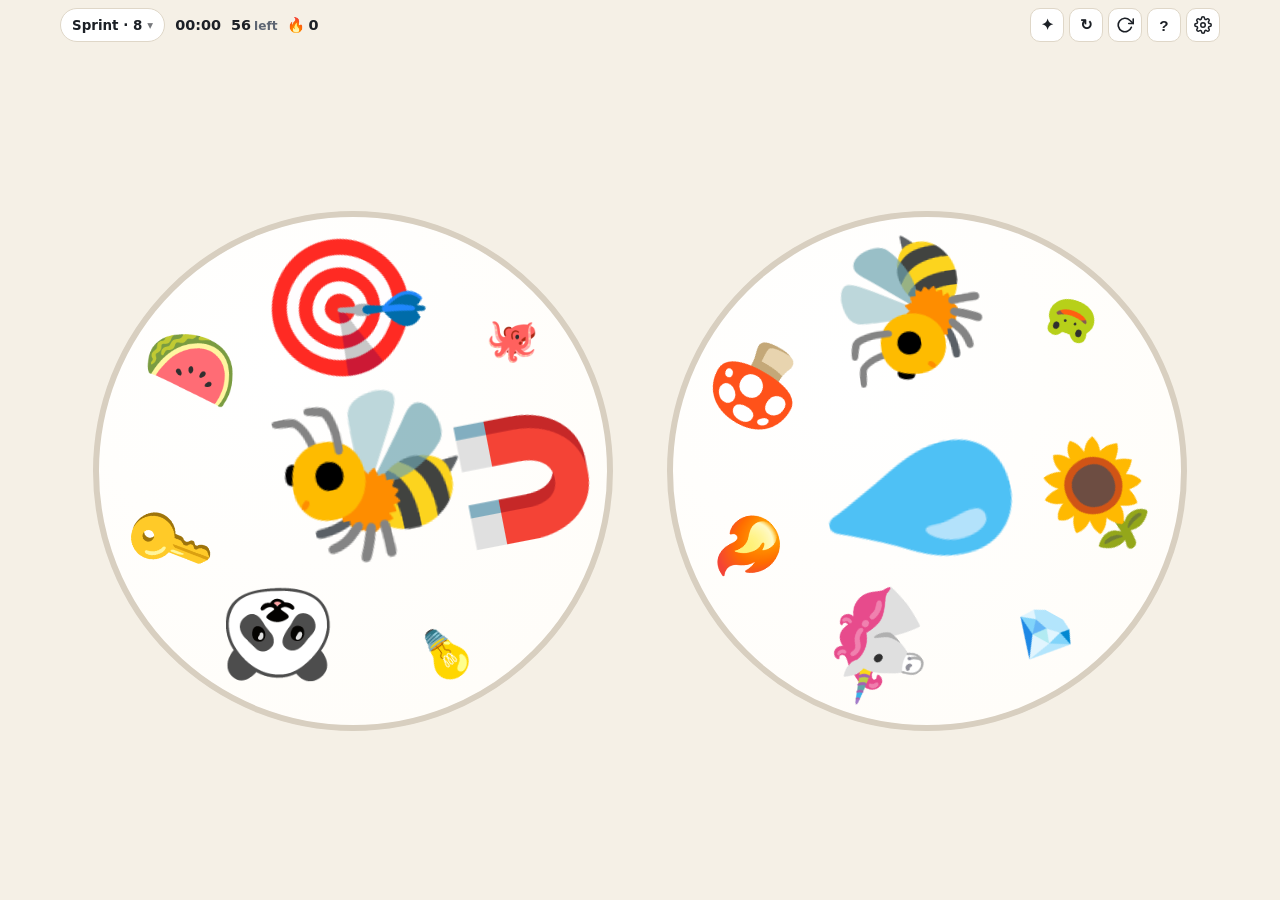
<file: spot-it/index.html>
<!doctype html>
<html lang="en">
<head>
  <meta charset="utf-8">
  <meta name="viewport" content="width=device-width, initial-scale=1, viewport-fit=cover">
  <meta name="color-scheme" content="light dark">
  <script>
    try {
      document.querySelector('meta[name="color-scheme"]').content =
        localStorage.getItem('color-scheme') ?? 'light dark';
    } catch {}
  </script>
  <meta name="theme-color" content="#f5f0e6" media="(prefers-color-scheme: light)">
  <meta name="theme-color" content="#13161d" media="(prefers-color-scheme: dark)">
  <meta name="description" content="Spot It! (Dobble) — fast visual pattern-matching PWA for tablets and desktop.">
  <meta name="apple-mobile-web-app-capable" content="yes">
  <title>Spot It!</title>
  <link rel="manifest" href="./manifest.webmanifest">
  <link rel="icon" type="image/svg+xml" href="./icons/icon.svg">
  <link rel="apple-touch-icon" href="./icons/icon-192.png">
  <link rel="stylesheet" href="./styles.css">
</head>
<body>
  <div class="app-shell" id="app-shell">
    <header class="topbar">
      <div class="top-left">
        <button type="button" class="mode-trigger" id="btn-mode" title="Change mode or difficulty">
          <span id="mode-trigger-label">Sprint · 8</span>
          <span class="caret" aria-hidden="true">▾</span>
        </button>

        <div class="inline-stats" id="hud-stats" aria-label="Game statistics">
          <span class="inline-stat" id="stat-timer-wrap"><span id="stat-timer">00:00</span></span>
          <span class="inline-stat" id="stat-score-wrap"><strong id="stat-score">56</strong> <span class="stat-unit" id="stat-score-label">left</span></span>
          <span class="inline-stat" id="stat-streak-wrap" aria-label="Streak">🔥<span id="stat-streak">0</span></span>
        </div>
      </div>

      <div class="top-actions">
        <button type="button" class="icon-btn" id="btn-hint" aria-label="Hint" title="Hint">✦</button>
        <button type="button" class="icon-btn" id="btn-rotate" aria-label="Spin cards" title="Spin cards">↻</button>
        <button type="button" class="icon-btn" id="btn-new" aria-label="New game" title="New game">
          <svg viewBox="0 0 24 24" width="18" height="18" fill="none" stroke="currentColor" stroke-width="2.2" stroke-linecap="round" stroke-linejoin="round" aria-hidden="true">
            <polyline points="23 4 23 10 17 10"/>
            <path d="M20.49 15a9 9 0 1 1-2.12-9.36L23 10"/>
          </svg>
        </button>
        <button type="button" class="icon-btn" id="btn-rules" aria-label="How to play" title="How to play">?</button>
        <button type="button" class="icon-btn" id="btn-settings" aria-label="Settings" title="Settings">
          <svg viewBox="0 0 24 24" width="18" height="18" fill="none" stroke="currentColor" stroke-width="2" stroke-linecap="round" stroke-linejoin="round" aria-hidden="true">
            <circle cx="12" cy="12" r="3"/>
            <path d="M19.4 15a1.65 1.65 0 0 0 .33 1.82l.06.06a2 2 0 1 1-2.83 2.83l-.06-.06a1.65 1.65 0 0 0-1.82-.33 1.65 1.65 0 0 0-1 1.51V21a2 2 0 1 1-4 0v-.09A1.65 1.65 0 0 0 9 19.4a1.65 1.65 0 0 0-1.82.33l-.06.06a2 2 0 1 1-2.83-2.83l.06-.06a1.65 1.65 0 0 0 .33-1.82 1.65 1.65 0 0 0-1.51-1H3a2 2 0 1 1 0-4h.09A1.65 1.65 0 0 0 4.6 9a1.65 1.65 0 0 0-.33-1.82l-.06-.06a2 2 0 1 1 2.83-2.83l.06.06a1.65 1.65 0 0 0 1.82.33H9a1.65 1.65 0 0 0 1-1.51V3a2 2 0 1 1 4 0v.09a1.65 1.65 0 0 0 1 1.51 1.65 1.65 0 0 0 1.82-.33l.06-.06a2 2 0 1 1 2.83 2.83l-.06.06a1.65 1.65 0 0 0-.33 1.82V9c.26.604.852.997 1.51 1H21a2 2 0 1 1 0 4h-.09a1.65 1.65 0 0 0-1.51 1z"/>
          </svg>
        </button>
      </div>
    </header>

    <!-- Single-Player Stage: Just two giant circular cards + subtle floating toast -->
    <main class="solo-stage" id="solo-stage">
      <div class="spot-card" id="card-top" role="group" aria-label="Top card"></div>
      <div class="spot-card" id="card-bottom" role="group" aria-label="Bottom card"></div>
      <div class="float-toast" id="status-banner" role="status" aria-live="polite" data-visible="false">
        <span id="status-text"></span>
      </div>
    </main>

    <!-- 2-Player Tabletop Duel Stage -->
    <main class="duel-stage" id="duel-stage" hidden>
      <section class="duel-player duel-p2" aria-label="Player 2 area">
        <span class="duel-score-badge" id="duel-score-p2">P2 · 0</span>
        <div class="spot-card duel-card" id="duel-card-p2" role="group" aria-label="Player 2 card"></div>
      </section>

      <section class="duel-center" aria-label="Shared deck card">
        <div class="duel-center-meta">
          <span class="duel-deck-pill" id="duel-deck-left">54 left</span>
          <span class="duel-feedback" id="duel-feedback">Tap YOUR card</span>
        </div>
        <div class="spot-card duel-card-center" id="duel-card-center" role="group" aria-label="Center deck card"></div>
      </section>

      <section class="duel-player duel-p1" aria-label="Player 1 area">
        <div class="spot-card duel-card" id="duel-card-p1" role="group" aria-label="Player 1 card"></div>
        <span class="duel-score-badge" id="duel-score-p1">P1 · 0</span>
      </section>
    </main>
  </div>

  <!-- How to Play Modal -->
  <dialog id="dialog-rules" closedby="any" aria-labelledby="rules-title">
    <div class="dialog-header">
      <h1 id="rules-title">How to Play Spot It!</h1>
      <form method="dialog">
        <button type="submit" class="icon-btn" aria-label="Close">✕</button>
      </form>
    </div>
    <div class="dialog-body">
      <div class="rule-callout">
        <strong>The Magic Rule:</strong> Any two cards share <strong>exactly ONE matching symbol</strong> — never zero, never two!
      </div>
      <p>Symbols vary dramatically in <strong>size</strong> and <strong>rotation</strong>. Tap the matching symbol on either card as fast as you can.</p>
      <ul class="feature-list">
        <li><strong>Sprint:</strong> Clear the full deck in the fastest time.</li>
        <li><strong>60s Blitz:</strong> Score as many matches as possible in 60 seconds (streaks multiply points; misses cost 2s).</li>
        <li><strong>Zen:</strong> Untimed relaxed spotting with hints.</li>
        <li><strong>2P Duel:</strong> Lay the tablet flat between two players and tap the match on <em>your own</em> card!</li>
      </ul>
    </div>
    <form method="dialog" class="dialog-footer">
      <button type="submit" class="action-btn action-primary" autofocus>Let's Play</button>
    </form>
  </dialog>

  <!-- Settings & Mode Modal -->
  <dialog id="dialog-settings" closedby="any" aria-labelledby="settings-title">
    <div class="dialog-header">
      <h1 id="settings-title">Game &amp; Settings</h1>
      <form method="dialog">
        <button type="submit" class="icon-btn" aria-label="Close">✕</button>
      </form>
    </div>
    <div class="dialog-body settings-list">
      <div class="setting-stack">
        <div class="setting-title">Mode</div>
        <div class="segmented segmented-full" role="radiogroup" aria-label="Game mode">
          <button type="button" class="seg-btn" data-mode="sprint" aria-checked="true">Sprint</button>
          <button type="button" class="seg-btn" data-mode="blitz" aria-checked="false">60s</button>
          <button type="button" class="seg-btn" data-mode="zen" aria-checked="false">Zen</button>
          <button type="button" class="seg-btn" data-mode="duel" aria-checked="false">2P Duel</button>
        </div>
      </div>

      <div class="setting-row">
        <div>
          <div class="setting-title">Difficulty</div>
          <div class="setting-desc">Symbols per card</div>
        </div>
        <div class="segmented" role="radiogroup" aria-label="Difficulty">
          <button type="button" class="seg-btn" data-diff="easy" aria-checked="false">Easy (4)</button>
          <button type="button" class="seg-btn" data-diff="medium" aria-checked="false">Med (6)</button>
          <button type="button" class="seg-btn" data-diff="classic" aria-checked="true">Classic (8)</button>
        </div>
      </div>

      <div class="setting-row">
        <div>
          <div class="setting-title">Appearance</div>
          <div class="setting-desc" id="scheme-system-hint">System preference</div>
        </div>
        <div class="segmented" role="radiogroup" aria-label="Color scheme">
          <button type="button" class="seg-btn" data-scheme="system" aria-checked="true">System</button>
          <button type="button" class="seg-btn" data-scheme="light" aria-checked="false">Light</button>
          <button type="button" class="seg-btn" data-scheme="dark" aria-checked="false">Dark</button>
        </div>
      </div>

      <label class="setting-row setting-toggle">
        <div>
          <div class="setting-title">Rotate symbols randomly</div>
          <div class="setting-desc">Classic Spot It! challenge</div>
        </div>
        <input type="checkbox" id="opt-rotate" checked>
      </label>

      <label class="setting-row setting-toggle">
        <div>
          <div class="setting-title">Sound effects</div>
          <div class="setting-desc">Chimes on match and finish</div>
        </div>
        <input type="checkbox" id="opt-sound" checked>
      </label>

      <div class="best-times-box">
        <div class="setting-title">Personal Records</div>
        <div class="records-grid" id="records-grid"></div>
      </div>
    </div>
    <form method="dialog" class="dialog-footer">
      <button type="submit" class="action-btn action-primary" autofocus>Done</button>
    </form>
  </dialog>

  <!-- Victory / Summary Modal -->
  <dialog id="dialog-win" closedby="any" aria-labelledby="win-title">
    <div class="dialog-header">
      <h1 id="win-title">Deck Cleared!</h1>
      <form method="dialog">
        <button type="submit" class="icon-btn" aria-label="Close">✕</button>
      </form>
    </div>
    <div class="dialog-body">
      <p class="win-subtitle" id="win-subtitle">Sharp eyes!</p>
      <div class="win-stats" id="win-stats"></div>
    </div>
    <form method="dialog" class="dialog-footer">
      <button type="submit" value="close" class="action-btn">Close</button>
      <button type="submit" value="new" class="action-btn action-primary" autofocus>Play Again</button>
    </form>
  </dialog>

  <script type="module" src="./app.js"></script>
</body>
</html>
</file>
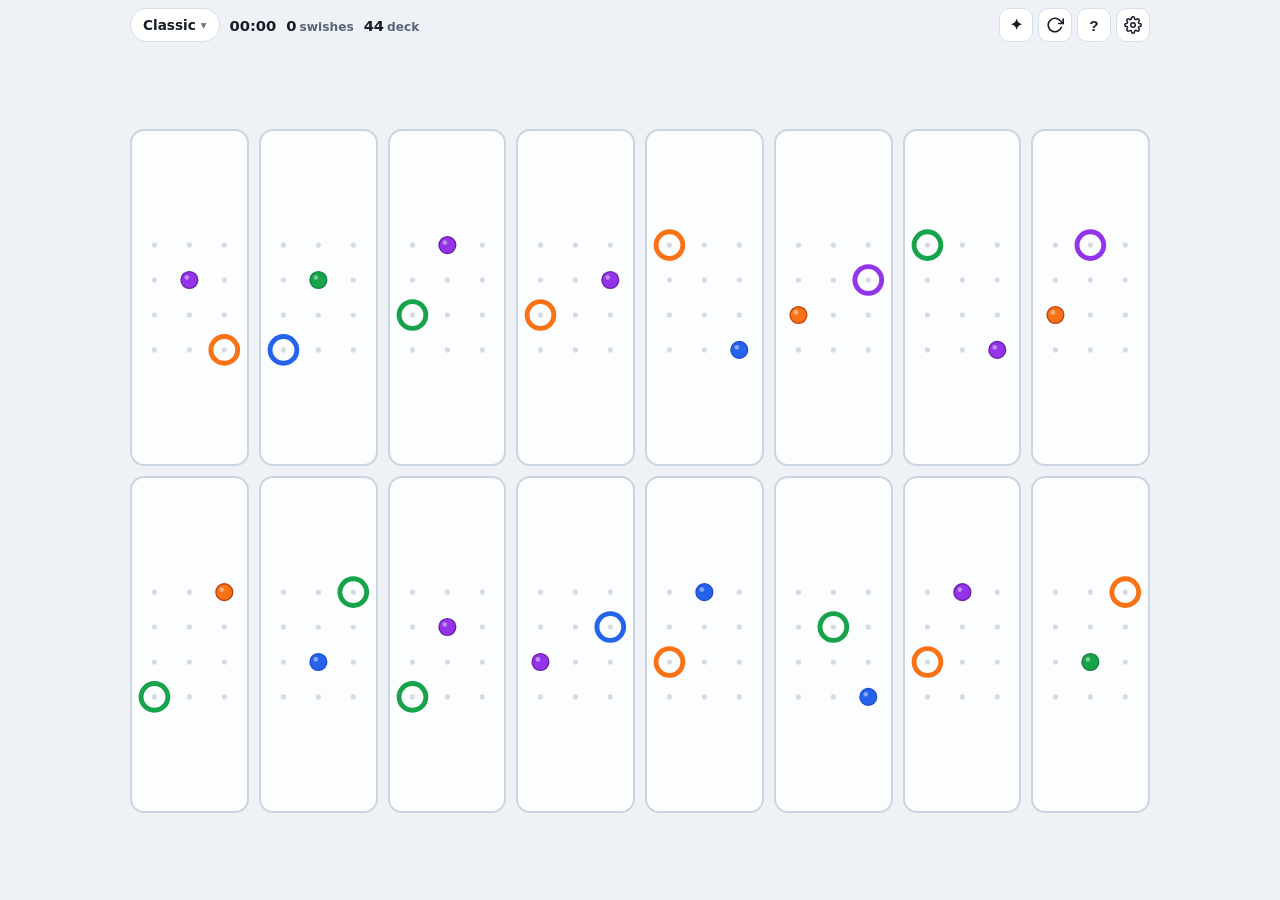
<file: swish/index.html>
<!doctype html>
<html lang="en">
<head>
  <meta charset="utf-8">
  <meta name="viewport" content="width=device-width, initial-scale=1, viewport-fit=cover">
  <meta name="color-scheme" content="light dark">
  <script>
    try {
      document.querySelector('meta[name="color-scheme"]').content =
        localStorage.getItem('color-scheme') ?? 'light dark';
    } catch {}
  </script>
  <meta name="theme-color" content="#f1f4f8" media="(prefers-color-scheme: light)">
  <meta name="theme-color" content="#10151f" media="(prefers-color-scheme: dark)">
  <meta name="description" content="Swish — transparent-card spatial stacking game for tablets and desktop.">
  <meta name="apple-mobile-web-app-capable" content="yes">
  <title>Swish</title>
  <link rel="manifest" href="./manifest.webmanifest">
  <link rel="icon" type="image/svg+xml" href="./icons/icon.svg">
  <link rel="apple-touch-icon" href="./icons/icon-192.png">
  <link rel="stylesheet" href="./styles.css">
</head>
<body>
  <div class="app-shell" id="app-shell">
    <header class="topbar">
      <div class="top-left">
        <button type="button" class="mode-trigger" id="btn-mode" title="Change game mode">
          <span id="mode-trigger-label">Classic</span>
          <span class="caret" aria-hidden="true">▾</span>
        </button>

        <div class="inline-stats" aria-label="Game statistics">
          <span class="inline-stat" id="stat-timer-wrap"><span id="stat-timer">00:00</span></span>
          <span class="inline-stat"><strong id="stat-score">0</strong> <span class="stat-unit" id="stat-score-label">pts</span></span>
          <span class="inline-stat" id="stat-deck-wrap"><strong id="stat-deck">44</strong> <span class="stat-unit">deck</span></span>
        </div>
      </div>

      <div class="top-actions">
        <button type="button" class="icon-btn" id="btn-clear" aria-label="Clear selection" title="Clear selection" hidden>✕</button>
        <button type="button" class="icon-btn" id="btn-hint" aria-label="Hint" title="Hint">✦</button>
        <button type="button" class="icon-btn" id="btn-new" aria-label="New game" title="New game">
          <svg viewBox="0 0 24 24" width="18" height="18" fill="none" stroke="currentColor" stroke-width="2.2" stroke-linecap="round" stroke-linejoin="round" aria-hidden="true">
            <polyline points="23 4 23 10 17 10"/>
            <path d="M20.49 15a9 9 0 1 1-2.12-9.36L23 10"/>
          </svg>
        </button>
        <button type="button" class="icon-btn" id="btn-rules" aria-label="How to play" title="How to play">?</button>
        <button type="button" class="icon-btn" id="btn-settings" aria-label="Settings" title="Settings">
          <svg viewBox="0 0 24 24" width="18" height="18" fill="none" stroke="currentColor" stroke-width="2" stroke-linecap="round" stroke-linejoin="round" aria-hidden="true">
            <circle cx="12" cy="12" r="3"/>
            <path d="M19.4 15a1.65 1.65 0 0 0 .33 1.82l.06.06a2 2 0 1 1-2.83 2.83l-.06-.06a1.65 1.65 0 0 0-1.82-.33 1.65 1.65 0 0 0-1 1.51V21a2 2 0 1 1-4 0v-.09A1.65 1.65 0 0 0 9 19.4a1.65 1.65 0 0 0-1.82.33l-.06.06a2 2 0 1 1-2.83-2.83l.06-.06a1.65 1.65 0 0 0 .33-1.82 1.65 1.65 0 0 0-1.51-1H3a2 2 0 1 1 0-4h.09A1.65 1.65 0 0 0 4.6 9a1.65 1.65 0 0 0-.33-1.82l-.06-.06a2 2 0 1 1 2.83-2.83l.06.06a1.65 1.65 0 0 0 1.82.33H9a1.65 1.65 0 0 0 1-1.51V3a2 2 0 1 1 4 0v.09a1.65 1.65 0 0 0 1 1.51 1.65 1.65 0 0 0 1.82-.33l.06-.06a2 2 0 1 1 2.83 2.83l-.06.06a1.65 1.65 0 0 0-.33 1.82V9c.26.604.852.997 1.51 1H21a2 2 0 1 1 0 4h-.09a1.65 1.65 0 0 0-1.51 1z"/>
          </svg>
        </button>
      </div>
    </header>

    <main class="board-stage">
      <section class="swish-grid" id="swish-grid" aria-label="16 transparent Swish cards"></section>

      <!-- Floating feedback toast -->
      <div class="float-toast" id="status-banner" role="status" aria-live="polite" data-visible="false">
        <span id="status-text"></span>
      </div>

      <!-- Transparent Stack Proof Overlay (visually shows the stacked cards snapping balls into hoops!) -->
      <div class="stack-overlay" id="stack-overlay" hidden aria-live="polite">
        <div class="stack-card-box">
          <div class="stack-preview" id="stack-preview"></div>
          <div class="stack-caption" id="stack-caption">Swish!</div>
        </div>
      </div>
    </main>
  </div>

  <!-- How to Play Modal -->
  <dialog id="dialog-rules" closedby="any" aria-labelledby="rules-title">
    <div class="dialog-header">
      <h1 id="rules-title">How to Play Swish</h1>
      <form method="dialog">
        <button type="submit" class="icon-btn" aria-label="Close">✕</button>
      </form>
    </div>
    <div class="dialog-body">
      <div class="rule-callout">
        <strong>The Goal:</strong> Pick <strong>2 or more</strong> transparent cards that can be <strong>flipped or rotated 180°</strong> and stacked so <strong>every Ball lands inside a Hoop of the exact same color</strong>—with nothing left over!
      </div>
      <ul class="feature-list">
        <li>Each card is a transparent <strong>3×4 grid</strong> with 1 solid Ball and 1 hollow Hoop.</li>
        <li>Cards may be flipped horizontally, flipped vertically, or rotated 180° (never rotated 90°).</li>
        <li>Tap 2 cards (or 3–4 cards for bigger combos!). As soon as your selected cards form a valid Swish, you'll see them snap together in their exact stacked solution!</li>
      </ul>
    </div>
    <form method="dialog" class="dialog-footer">
      <button type="submit" class="action-btn action-primary" autofocus>Got it</button>
    </form>
  </dialog>

  <!-- Settings & Mode Modal -->
  <dialog id="dialog-settings" closedby="any" aria-labelledby="settings-title">
    <div class="dialog-header">
      <h1 id="settings-title">Game &amp; Settings</h1>
      <form method="dialog">
        <button type="submit" class="icon-btn" aria-label="Close">✕</button>
      </form>
    </div>
    <div class="dialog-body settings-list">
      <div class="setting-stack">
        <div class="setting-title">Mode</div>
        <div class="segmented segmented-3" role="radiogroup" aria-label="Game mode">
          <button type="button" class="seg-btn" data-mode="classic" aria-checked="true">Classic</button>
          <button type="button" class="seg-btn" data-mode="blitz" aria-checked="false">60s</button>
          <button type="button" class="seg-btn" data-mode="zen" aria-checked="false">Zen</button>
        </div>
      </div>

      <div class="setting-row">
        <div>
          <div class="setting-title">Appearance</div>
          <div class="setting-desc" id="scheme-system-hint">System preference</div>
        </div>
        <div class="segmented" role="radiogroup" aria-label="Color scheme">
          <button type="button" class="seg-btn" data-scheme="system" aria-checked="true">System</button>
          <button type="button" class="seg-btn" data-scheme="light" aria-checked="false">Light</button>
          <button type="button" class="seg-btn" data-scheme="dark" aria-checked="false">Dark</button>
        </div>
      </div>

      <label class="setting-row setting-toggle">
        <div>
          <div class="setting-title">Show 3×4 grid dots</div>
          <div class="setting-desc">Subtle position dots inside each transparent card</div>
        </div>
        <input type="checkbox" id="opt-dots" checked>
      </label>

      <label class="setting-row setting-toggle">
        <div>
          <div class="setting-title">Sound effects</div>
          <div class="setting-desc">Audio feedback on tap and Swish</div>
        </div>
        <input type="checkbox" id="opt-sound" checked>
      </label>

      <div class="best-times-box">
        <div class="setting-title">Personal Records</div>
        <div class="records-grid" id="records-grid"></div>
      </div>
    </div>
    <form method="dialog" class="dialog-footer">
      <button type="submit" class="action-btn action-primary" autofocus>Done</button>
    </form>
  </dialog>

  <!-- Victory / Summary Modal -->
  <dialog id="dialog-win" closedby="any" aria-labelledby="win-title">
    <div class="dialog-header">
      <h1 id="win-title">Deck Complete!</h1>
      <form method="dialog">
        <button type="submit" class="icon-btn" aria-label="Close">✕</button>
      </form>
    </div>
    <div class="dialog-body">
      <p class="win-subtitle" id="win-subtitle">Sharp spatial vision!</p>
      <div class="win-stats" id="win-stats"></div>
    </div>
    <form method="dialog" class="dialog-footer">
      <button type="submit" value="close" class="action-btn">Close</button>
      <button type="submit" value="new" class="action-btn action-primary" autofocus>Play Again</button>
    </form>
  </dialog>

  <script type="module" src="./app.js"></script>
</body>
</html>
</file>
<file: blink/styles.css>
:root {
  color-scheme: light dark;

  &:has(> head > meta[name="color-scheme"][content="dark"]) {
    color-scheme: dark;
  }
  &:has(> head > meta[name="color-scheme"][content="light"]) {
    color-scheme: light;
  }

  --bg: light-dark(#f3f0e8, #12161f);
  --surface: light-dark(#ffffff, #1d2330);
  --surface-subtle: light-dark(#e7e2d7, #272f3f);
  --card-face: light-dark(#ffffff, #f6f4ef);
  --card-border: light-dark(#d7d0c3, #3a4458);
  --border: light-dark(#ddd6c9, #2f3849);
  --text: light-dark(#1a1e25, #eff3f8);
  --text-muted: light-dark(#5b6472, #9aa5b6);
  --accent: light-dark(#0284c7, #38bdf8);
  --accent-soft: light-dark(rgba(2, 132, 199, 0.14), rgba(56, 189, 248, 0.22));
  --p1: light-dark(#1d4ed8, #60a5fa);
  --p2: light-dark(#be123c, #fb7185);
  --good: light-dark(#15803d, #34d399);
  --bad: light-dark(#dc2626, #f87171);
  --shadow-card: light-dark(
    0 8px 20px rgba(24, 28, 36, 0.11), 0 2px 5px rgba(24, 28, 36, 0.06),
    0 10px 26px rgba(0, 0, 0, 0.48), 0 2px 6px rgba(0, 0, 0, 0.3)
  );
}

*,
*::before,
*::after {
  box-sizing: border-box;
}

[hidden] {
  display: none !important;
}

html,
body {
  margin: 0;
  padding: 0;
  height: 100%;
  background: var(--bg);
  color: var(--text);
  font-family: system-ui, -apple-system, "Segoe UI", Roboto, sans-serif;
  -webkit-tap-highlight-color: transparent;
  user-select: none;
  touch-action: manipulation;
  overflow: hidden;
}

.app-shell {
  height: 100dvh;
  max-width: 1040px;
  margin: 0 auto;
  padding: max(6px, env(safe-area-inset-top)) max(10px, env(safe-area-inset-right))
    max(10px, env(safe-area-inset-bottom)) max(10px, env(safe-area-inset-left));
  display: grid;
  grid-template-rows: auto 1fr;
  gap: 8px;
}

/* Slim Single-Row Header */
.topbar {
  display: flex;
  align-items: center;
  justify-content: space-between;
  gap: 8px;
  min-height: 38px;
}

.top-left {
  display: flex;
  align-items: center;
  gap: 10px;
  min-width: 0;
}

.mode-trigger {
  appearance: none;
  border: 1px solid var(--border);
  background: var(--surface);
  color: var(--text);
  font: inherit;
  font-size: 0.85rem;
  font-weight: 800;
  padding: 0 12px;
  height: 34px;
  border-radius: 999px;
  display: inline-flex;
  align-items: center;
  gap: 5px;
  cursor: pointer;
  white-space: nowrap;
}

.mode-trigger .caret {
  opacity: 0.6;
  font-size: 0.72rem;
}

.inline-stats {
  display: flex;
  align-items: center;
  gap: 10px;
  font-size: 0.92rem;
  font-weight: 700;
  font-variant-numeric: tabular-nums;
  white-space: nowrap;
}

.inline-stat {
  display: inline-flex;
  align-items: baseline;
  gap: 3px;
}

.stat-unit {
  font-size: 0.76rem;
  font-weight: 600;
  color: var(--text-muted);
}

.top-actions {
  display: flex;
  align-items: center;
  gap: 5px;
  flex-shrink: 0;
}

.icon-btn {
  appearance: none;
  border: 1px solid var(--border);
  background: var(--surface);
  color: var(--text);
  width: 34px;
  height: 34px;
  border-radius: 10px;
  display: inline-flex;
  align-items: center;
  justify-content: center;
  cursor: pointer;
  font-size: 0.95rem;
  font-weight: 750;
}

.icon-btn:active,
.mode-trigger:active,
.action-btn:active,
.flip-btn:active {
  transform: scale(0.95);
}

/* Main Table Stage */
.table-stage {
  min-height: 0;
  display: flex;
  flex-direction: column;
  justify-content: space-evenly;
  align-items: center;
  gap: 10px;
}

.hand-zone {
  width: 100%;
  display: flex;
  flex-direction: column;
  align-items: center;
  gap: 6px;
}

.zone-p2.is-duel-flip {
  transform: rotate(180deg);
}

.zone-meta {
  display: flex;
  align-items: center;
  justify-content: center;
}

.player-badge {
  padding: 3px 12px;
  border-radius: 999px;
  font-size: 0.8rem;
  font-weight: 850;
  color: #fff;
  font-variant-numeric: tabular-nums;
}

.badge-p1 { background: var(--p1); }
.badge-p2 { background: var(--p2); }

/* Center 2 Discard Piles */
.center-zone {
  position: relative;
  width: 100%;
  display: flex;
  align-items: center;
  justify-content: center;
  gap: 14px;
}

.center-divider {
  position: absolute;
  left: 50%;
  top: 50%;
  transform: translate(-50%, -50%);
  z-index: 15;
  display: flex;
  flex-direction: column;
  align-items: center;
  gap: 6px;
  pointer-events: none;
}

.flip-btn {
  appearance: none;
  pointer-events: auto;
  border: 2px solid var(--accent);
  background: var(--accent);
  color: #fff;
  font: inherit;
  font-size: 0.88rem;
  font-weight: 850;
  padding: 10px 18px;
  border-radius: 999px;
  box-shadow: 0 8px 22px rgba(2, 132, 199, 0.38);
  cursor: pointer;
  animation: pulse-cta 1.2s ease-in-out infinite;
}

.float-toast {
  background: var(--surface);
  border: 2px solid var(--border);
  color: var(--text);
  padding: 5px 14px;
  border-radius: 999px;
  font-size: 0.84rem;
  font-weight: 800;
  box-shadow: 0 6px 18px rgba(0, 0, 0, 0.22);
  opacity: 0;
  transform: scale(0.92);
  white-space: nowrap;
  transition: opacity 0.14s ease, transform 0.14s ease;
}

.float-toast[data-visible="true"] {
  opacity: 1;
  transform: scale(1);
}

.float-toast[data-tone="good"] { border-color: var(--good); color: var(--good); }
.float-toast[data-tone="bad"] { border-color: var(--bad); color: var(--bad); }

/* Hand Row (3 Large Cards) */
.hand-row {
  display: grid;
  grid-template-columns: repeat(3, minmax(0, 1fr));
  gap: 10px;
  width: min(100%, 620px);
}

/* Blink Card Styling (Crisp Playing-Card Proportions + Pip Layouts) */
.blink-card {
  appearance: none;
  position: relative;
  background: var(--card-face);
  border: 3px solid var(--card-border);
  border-radius: 18px;
  box-shadow: var(--shadow-card);
  padding: 12px;
  display: flex;
  align-items: center;
  justify-content: center;
  cursor: pointer;
  color: #1a1e25;
  transition: transform 0.12s cubic-bezier(0.2, 0.85, 0.3, 1.1), border-color 0.14s ease, box-shadow 0.14s ease;
}

.pile-card {
  width: min(44vw, 240px);
  aspect-ratio: 0.72 / 1;
  max-height: 35dvh;
}

.app-shell.has-two-hands .pile-card {
  width: min(38vw, 195px);
  max-height: 27dvh;
}

.hand-card {
  width: 100%;
  aspect-ratio: 0.72 / 1;
  max-height: 30dvh;
}

.app-shell.has-two-hands .hand-card {
  max-height: 23dvh;
}

.hand-card.is-empty {
  visibility: hidden;
  pointer-events: none;
}

.hand-card.is-bot {
  cursor: default;
  pointer-events: none;
  opacity: 0.9;
}

.blink-card:active {
  transform: scale(0.95);
}

.blink-card:focus-visible,
.icon-btn:focus-visible,
.mode-trigger:focus-visible,
.action-btn:focus-visible,
.seg-btn:focus-visible {
  outline: 3px solid var(--accent);
  outline-offset: 2px;
}

.blink-card.is-selected {
  border-color: var(--accent);
  box-shadow: 0 0 0 4px var(--accent-soft), var(--shadow-card);
  transform: translateY(-6px);
}

.pile-card.is-target {
  border-color: var(--accent);
  box-shadow: 0 0 0 4px var(--accent-soft), var(--shadow-card);
}

.blink-card.is-slapped {
  animation: card-slap 0.2s ease-out;
}

.blink-card.is-wrong {
  border-color: var(--bad);
  box-shadow: 0 0 0 4px color-mix(in srgb, var(--bad) 40%, transparent);
  animation: card-shake 0.3s ease;
}

/* Corner count indices (like real playing cards) */
.card-corner {
  position: absolute;
  font-size: clamp(0.8rem, 2.5vmin, 1.05rem);
  font-weight: 900;
  line-height: 1;
  pointer-events: none;
}

.card-corner.tl { top: 8px; left: 10px; }
.card-corner.br { bottom: 8px; right: 10px; transform: rotate(180deg); }

/* Pip Symbol Grid inside each card (1..5 classic dice positions) */
.pip-grid {
  width: 78%;
  height: 76%;
  display: grid;
  grid-template-columns: repeat(2, 1fr);
  grid-template-rows: repeat(3, 1fr);
  place-items: center;
  gap: 2px;
  pointer-events: none;
}

.pip-grid svg {
  width: 78%;
  height: 78%;
  max-width: 58px;
  max-height: 58px;
}

/* Count 1: Single big centered shape */
.pip-grid[data-count="1"] {
  grid-template-columns: 1fr;
  grid-template-rows: 1fr;
}
.pip-grid[data-count="1"] svg {
  width: 76%;
  height: 76%;
  max-width: 96px;
  max-height: 96px;
}

/* Count 2: Top & Bottom centered */
.pip-grid[data-count="2"] {
  grid-template-columns: 1fr;
  grid-template-rows: 1fr 1fr;
}
.pip-grid[data-count="2"] svg {
  width: 68%;
  height: 68%;
  max-width: 72px;
  max-height: 72px;
}

/* Count 3: Diagonal or Vertical 3 */
.pip-grid[data-count="3"] {
  grid-template-columns: 1fr;
  grid-template-rows: repeat(3, 1fr);
}
.pip-grid[data-count="3"] svg {
  width: 68%;
  height: 68%;
  max-width: 58px;
  max-height: 58px;
}

/* Count 4: 2x2 corners */
.pip-grid[data-count="4"] {
  grid-template-columns: 1fr 1fr;
  grid-template-rows: 1fr 1fr;
}

/* Count 5: 4 corners + 1 dead center */
.pip-grid[data-count="5"] {
  position: relative;
  grid-template-columns: 1fr 1fr;
  grid-template-rows: 1fr 1fr;
}
.pip-grid[data-count="5"] svg:nth-child(5) {
  position: absolute;
  left: 50%;
  top: 50%;
  transform: translate(-50%, -50%);
  width: 44%;
  height: 44%;
}

/* Modals (modern-web-guidance: dialog & light-dismiss-a-dialog) */
.action-btn {
  appearance: none;
  border: 1px solid var(--border);
  background: var(--surface);
  color: var(--text);
  font: inherit;
  font-size: 0.94rem;
  font-weight: 700;
  min-height: 44px;
  padding: 8px 16px;
  border-radius: 12px;
  display: inline-flex;
  align-items: center;
  justify-content: center;
  gap: 6px;
  cursor: pointer;
}

.action-primary {
  background: var(--accent);
  border-color: var(--accent);
  color: #ffffff;
}

dialog:modal { overscroll-behavior: contain; }

dialog::backdrop {
  overflow: hidden;
  overscroll-behavior: contain;
  background: rgba(15, 23, 42, 0.55);
  backdrop-filter: blur(4px);
}

dialog {
  width: min(500px, calc(100vw - 28px));
  max-height: min(86dvh, 680px);
  padding: 0;
  border: 1px solid var(--border);
  border-radius: 20px;
  background: var(--surface);
  color: var(--text);
  box-shadow: 0 24px 60px rgba(0, 0, 0, 0.34);
  overflow: hidden;
}

dialog[open] { display: flex; flex-direction: column; }

.dialog-header {
  display: flex;
  align-items: center;
  justify-content: space-between;
  padding: 15px 18px 12px;
  border-bottom: 1px solid var(--border);
}

.dialog-header h1 { margin: 0; font-size: 1.18rem; font-weight: 850; }

.dialog-body {
  padding: 16px 18px;
  overflow-y: auto;
  line-height: 1.5;
  font-size: 0.94rem;
}

.dialog-body p { margin: 0 0 12px; }

.dialog-footer {
  display: flex;
  justify-content: flex-end;
  gap: 10px;
  padding: 12px 18px 16px;
  border-top: 1px solid var(--border);
}

.rule-callout {
  background: var(--accent-soft);
  border-left: 4px solid var(--accent);
  border-radius: 10px;
  padding: 10px 12px;
  margin-bottom: 12px;
}

.feature-list { margin: 0 0 8px; padding-left: 20px; }
.feature-list li { margin-bottom: 5px; }

.settings-list { display: flex; flex-direction: column; gap: 14px; }
.setting-stack { display: flex; flex-direction: column; gap: 6px; }
.setting-row { display: flex; align-items: center; justify-content: space-between; gap: 12px; }
.setting-toggle { cursor: pointer; }
.setting-title { font-weight: 750; font-size: 0.94rem; }
.setting-desc { font-size: 0.8rem; color: var(--text-muted); }
.setting-toggle input[type="checkbox"] { width: 22px; height: 22px; accent-color: var(--accent); flex-shrink: 0; }

.segmented {
  display: inline-flex;
  background: var(--surface-subtle);
  padding: 3px;
  border-radius: 10px;
  gap: 2px;
  flex-shrink: 0;
}

.segmented-3 {
  display: grid;
  grid-template-columns: repeat(3, minmax(0, 1fr));
  width: 100%;
}

.seg-btn {
  appearance: none;
  border: 0;
  background: transparent;
  color: var(--text-muted);
  font: inherit;
  font-size: 0.8rem;
  font-weight: 700;
  padding: 7px 9px;
  border-radius: 8px;
  cursor: pointer;
}

.seg-btn[aria-checked="true"] {
  background: var(--surface);
  color: var(--text);
  box-shadow: 0 1px 2px rgba(0, 0, 0, 0.14);
}

.best-times-box { margin-top: 4px; padding-top: 12px; border-top: 1px solid var(--border); }

.records-grid,
.win-stats {
  display: grid;
  grid-template-columns: repeat(2, minmax(0, 1fr));
  gap: 10px;
  margin-top: 8px;
}

.record-card { background: var(--surface-subtle); border-radius: 12px; padding: 10px 12px; }
.record-label { font-size: 0.74rem; text-transform: uppercase; letter-spacing: 0.04em; color: var(--text-muted); font-weight: 700; }
.record-value { font-size: 1.22rem; font-weight: 850; font-variant-numeric: tabular-nums; margin-top: 2px; }

/* Animations */
@keyframes card-slap {
  from { transform: scale(1.08); }
  to { transform: scale(1); }
}

@keyframes card-shake {
  0%, 100% { transform: translateX(0); }
  25% { transform: translateX(-6px); }
  75% { transform: translateX(6px); }
}

@keyframes pulse-cta {
  0%, 100% { transform: scale(1); }
  50% { transform: scale(1.05); }
}

@media (prefers-reduced-motion: reduce) {
  .blink-card, .flip-btn, .float-toast {
    animation: none !important;
    transition: none !important;
  }
}
</file>
<file: ghost-blitz/styles.css>
:root {
  color-scheme: light dark;

  &:has(> head > meta[name="color-scheme"][content="dark"]) {
    color-scheme: dark;
  }
  &:has(> head > meta[name="color-scheme"][content="light"]) {
    color-scheme: light;
  }

  --bg: light-dark(#f3eee6, #12161e);
  --surface: light-dark(#ffffff, #1d2330);
  --surface-subtle: light-dark(#e7e0d3, #272f3f);
  /* Warm parchment card surface so WHITE Ghost pops with crisp contrast alongside Green/Red/Blue/Grey */
  --card-bg: light-dark(#e4dac8, #242b38);
  --card-border: light-dark(#c7baa4, #3d485c);
  --border: light-dark(#ddd5c7, #30394a);
  --text: light-dark(#1b1f26, #eff3f8);
  --text-muted: light-dark(#5b6472, #9aa5b6);
  --accent: light-dark(#6d28d9, #a78bfa);
  --accent-soft: light-dark(rgba(109, 40, 217, 0.12), rgba(167, 139, 250, 0.2));
  --p1: light-dark(#1d4ed8, #60a5fa);
  --p2: light-dark(#be123c, #fb7185);
  --good: light-dark(#15803d, #34d399);
  --bad: light-dark(#dc2626, #f87171);
  --hint: light-dark(#d97706, #fbbf24);
  --shadow-card: light-dark(
    0 16px 36px rgba(34, 27, 16, 0.16), 0 3px 8px rgba(34, 27, 16, 0.08),
    0 18px 40px rgba(0, 0, 0, 0.55), 0 3px 10px rgba(0, 0, 0, 0.35)
  );
}

*,
*::before,
*::after {
  box-sizing: border-box;
}

[hidden] {
  display: none !important;
}

html,
body {
  margin: 0;
  padding: 0;
  height: 100%;
  background: var(--bg);
  color: var(--text);
  font-family: system-ui, -apple-system, "Segoe UI", Roboto, sans-serif;
  -webkit-tap-highlight-color: transparent;
  user-select: none;
  touch-action: manipulation;
  overflow: hidden;
}

.app-shell {
  height: 100dvh;
  max-width: 1040px;
  margin: 0 auto;
  padding: max(6px, env(safe-area-inset-top)) max(10px, env(safe-area-inset-right))
    max(10px, env(safe-area-inset-bottom)) max(10px, env(safe-area-inset-left));
  display: grid;
  grid-template-rows: auto 1fr;
  gap: 8px;
}

/* Slim Single-Row Top Bar */
.topbar {
  display: flex;
  align-items: center;
  justify-content: space-between;
  gap: 8px;
  min-height: 38px;
}

.top-left {
  display: flex;
  align-items: center;
  gap: 10px;
  min-width: 0;
}

.mode-trigger {
  appearance: none;
  border: 1px solid var(--border);
  background: var(--surface);
  color: var(--text);
  font: inherit;
  font-size: 0.85rem;
  font-weight: 800;
  padding: 0 12px;
  height: 34px;
  border-radius: 999px;
  display: inline-flex;
  align-items: center;
  gap: 5px;
  cursor: pointer;
  white-space: nowrap;
}

.mode-trigger .caret {
  opacity: 0.6;
  font-size: 0.72rem;
}

.inline-stats {
  display: flex;
  align-items: center;
  gap: 10px;
  font-size: 0.92rem;
  font-weight: 700;
  font-variant-numeric: tabular-nums;
  white-space: nowrap;
}

.inline-stat {
  display: inline-flex;
  align-items: baseline;
  gap: 3px;
}

.stat-unit {
  font-size: 0.76rem;
  font-weight: 600;
  color: var(--text-muted);
}

#stat-timer.is-urgent {
  color: var(--bad);
}

.top-actions {
  display: flex;
  align-items: center;
  gap: 5px;
  flex-shrink: 0;
}

.icon-btn {
  appearance: none;
  border: 1px solid var(--border);
  background: var(--surface);
  color: var(--text);
  width: 34px;
  height: 34px;
  border-radius: 10px;
  display: inline-flex;
  align-items: center;
  justify-content: center;
  cursor: pointer;
  font-size: 0.95rem;
  font-weight: 750;
}

.icon-btn:active,
.mode-trigger:active,
.action-btn:active {
  transform: scale(0.95);
}

/* Single-Player Stage: Giant Illustrated Card + 5 Big Item Buttons */
.solo-stage {
  min-height: 0;
  display: grid;
  grid-template-rows: 1fr auto;
  gap: 14px;
  align-items: center;
}

.card-stage {
  position: relative;
  width: 100%;
  height: 100%;
  min-height: 0;
  display: flex;
  align-items: center;
  justify-content: center;
}

.blitz-card {
  position: relative;
  width: min(88vw, 54dvh, 460px);
  aspect-ratio: 0.78 / 1;
  max-height: 100%;
  background: radial-gradient(circle at 30% 25%, light-dark(#efe7d8, #2e3747) 0%, var(--card-bg) 100%);
  border: 6px solid var(--card-border);
  border-radius: 30px;
  box-shadow: var(--shadow-card);
  display: grid;
  grid-template-columns: 1fr 1fr;
  align-items: center;
  justify-items: center;
  padding: 18px 14px;
  gap: 6px;
  overflow: hidden;
}

@media (orientation: landscape) and (min-width: 720px) {
  .blitz-card {
    width: min(56vw, 72dvh, 520px);
    aspect-ratio: 1.35 / 1;
  }
}

.blitz-card.is-entering {
  animation: card-flip-in 0.22s cubic-bezier(0.2, 0.85, 0.3, 1.08);
}

.blitz-card.is-good {
  border-color: var(--good);
  box-shadow: 0 0 0 5px color-mix(in srgb, var(--good) 40%, transparent), var(--shadow-card);
}

.blitz-card.is-bad {
  border-color: var(--bad);
  animation: card-shake 0.32s ease;
}

.card-art {
  width: 96%;
  max-height: 86%;
  display: flex;
  align-items: center;
  justify-content: center;
  transform: rotate(var(--tilt, 0deg)) translateY(var(--dy, 0px));
}

.card-art svg {
  width: 100%;
  height: auto;
  max-height: 100%;
  filter: drop-shadow(0 6px 10px rgba(0, 0, 0, 0.18));
}

/* Floating Feedback Toast */
.float-toast {
  position: absolute;
  left: 50%;
  bottom: 10px;
  transform: translateX(-50%) translateY(6px);
  background: var(--surface);
  border: 2px solid var(--border);
  color: var(--text);
  padding: 6px 14px;
  border-radius: 999px;
  font-size: 0.86rem;
  font-weight: 750;
  box-shadow: 0 8px 22px rgba(0, 0, 0, 0.22);
  pointer-events: none;
  opacity: 0;
  z-index: 15;
  max-width: calc(100% - 16px);
  text-align: center;
  transition: opacity 0.16s ease, transform 0.16s ease;
}

.float-toast[data-visible="true"] {
  opacity: 1;
  transform: translateX(-50%) translateY(0);
}

.float-toast[data-tone="good"] {
  border-color: var(--good);
  color: var(--good);
}

.float-toast[data-tone="bad"] {
  border-color: var(--bad);
  color: var(--bad);
}

.float-toast[data-tone="hint"] {
  border-color: var(--hint);
  color: var(--hint);
}

/* 5 Tactile Object Buttons */
.item-tray {
  display: grid;
  grid-template-columns: repeat(5, minmax(0, 1fr));
  gap: 8px;
  width: 100%;
}

.item-btn {
  appearance: none;
  border: 2px solid var(--border);
  background: var(--card-bg);
  color: var(--text);
  border-radius: 18px;
  padding: 10px 4px 8px;
  display: flex;
  flex-direction: column;
  align-items: center;
  justify-content: center;
  gap: 4px;
  cursor: pointer;
  min-height: 92px;
  box-shadow: 0 4px 10px rgba(0, 0, 0, 0.08);
  transition: transform 0.12s ease, border-color 0.14s ease, box-shadow 0.14s ease;
}

.item-btn:active {
  transform: scale(0.93);
}

.item-btn:focus-visible,
.icon-btn:focus-visible,
.mode-trigger:focus-visible,
.action-btn:focus-visible,
.seg-btn:focus-visible {
  outline: 3px solid var(--accent);
  outline-offset: 2px;
}

.item-btn svg {
  width: min(54px, 12vw);
  height: min(54px, 12vw);
  filter: drop-shadow(0 3px 4px rgba(0, 0, 0, 0.16));
  pointer-events: none;
}

.item-label {
  font-size: 0.78rem;
  font-weight: 800;
  letter-spacing: 0.01em;
  pointer-events: none;
}

.hide-labels .item-label {
  display: none;
}

.item-btn.is-correct {
  border-color: var(--good);
  box-shadow: 0 0 0 4px color-mix(in srgb, var(--good) 45%, transparent);
  transform: translateY(-4px) scale(1.04);
}

.item-btn.is-wrong {
  border-color: var(--bad);
  box-shadow: 0 0 0 3px color-mix(in srgb, var(--bad) 45%, transparent);
  animation: card-shake 0.3s ease;
}

.item-btn.is-hint {
  border-color: var(--hint);
  box-shadow: 0 0 0 4px color-mix(in srgb, var(--hint) 50%, transparent);
  animation: hint-pulse 1s ease-in-out infinite;
}

/* 2-Player Tabletop Duel Stage */
.duel-stage {
  min-height: 0;
  display: grid;
  grid-template-rows: auto 1fr auto;
  gap: 8px;
  align-items: center;
}

.duel-side {
  display: flex;
  flex-direction: column;
  gap: 6px;
  align-items: center;
}

.duel-p2 {
  transform: rotate(180deg);
}

.duel-tray {
  display: grid;
  grid-template-columns: repeat(5, minmax(0, 1fr));
  gap: 6px;
  width: 100%;
}

.duel-tray.is-locked {
  opacity: 0.45;
  pointer-events: none;
}

.duel-tray .item-btn {
  min-height: 76px;
  padding: 6px 2px;
  border-radius: 14px;
}

.duel-tray .item-btn svg {
  width: min(44px, 10vw);
  height: min(44px, 10vw);
}

.duel-badge {
  padding: 3px 12px;
  border-radius: 999px;
  font-size: 0.82rem;
  font-weight: 850;
  color: #fff;
  font-variant-numeric: tabular-nums;
}

.duel-p1 .duel-badge { background: var(--p1); }
.duel-p2 .duel-badge { background: var(--p2); }

.duel-middle {
  min-height: 0;
  height: 100%;
  display: flex;
  flex-direction: column;
  align-items: center;
  justify-content: center;
  gap: 6px;
}

.duel-meta {
  display: flex;
  align-items: center;
  gap: 10px;
}

.duel-deck-pill {
  background: var(--accent-soft);
  color: var(--accent);
  font-size: 0.78rem;
  font-weight: 800;
  padding: 2px 10px;
  border-radius: 999px;
}

.duel-feedback {
  font-size: 0.82rem;
  font-weight: 700;
  color: var(--text-muted);
}

.duel-card {
  width: min(78vw, 38dvh, 360px);
  aspect-ratio: 1.3 / 1;
}

/* Modal Buttons & Native Dialogs (modern-web-guidance) */
.action-btn {
  appearance: none;
  border: 1px solid var(--border);
  background: var(--surface);
  color: var(--text);
  font: inherit;
  font-size: 0.94rem;
  font-weight: 700;
  min-height: 44px;
  padding: 8px 16px;
  border-radius: 12px;
  display: inline-flex;
  align-items: center;
  justify-content: center;
  gap: 6px;
  cursor: pointer;
}

.action-primary {
  background: var(--accent);
  border-color: var(--accent);
  color: #ffffff;
}

dialog:modal {
  overscroll-behavior: contain;
}

dialog::backdrop {
  overflow: hidden;
  overscroll-behavior: contain;
  background: rgba(15, 23, 42, 0.55);
  backdrop-filter: blur(4px);
}

dialog {
  width: min(500px, calc(100vw - 28px));
  max-height: min(86dvh, 680px);
  padding: 0;
  border: 1px solid var(--border);
  border-radius: 20px;
  background: var(--surface);
  color: var(--text);
  box-shadow: 0 24px 60px rgba(0, 0, 0, 0.34);
  overflow: hidden;
}

dialog[open] {
  display: flex;
  flex-direction: column;
}

.dialog-header {
  display: flex;
  align-items: center;
  justify-content: space-between;
  padding: 15px 18px 12px;
  border-bottom: 1px solid var(--border);
}

.dialog-header h1 {
  margin: 0;
  font-size: 1.18rem;
  font-weight: 850;
}

.dialog-body {
  padding: 16px 18px;
  overflow-y: auto;
  line-height: 1.5;
  font-size: 0.94rem;
}

.dialog-body p { margin: 0 0 12px; }

.dialog-footer {
  display: flex;
  justify-content: flex-end;
  gap: 10px;
  padding: 12px 18px 16px;
  border-top: 1px solid var(--border);
}

.rule-callout {
  background: var(--accent-soft);
  border-left: 4px solid var(--accent);
  border-radius: 10px;
  padding: 10px 12px;
  margin-bottom: 10px;
}

.rule-callout-alt {
  background: color-mix(in srgb, var(--hint) 14%, transparent);
  border-left-color: var(--hint);
}

.rules-footnote {
  font-size: 0.85rem;
  color: var(--text-muted);
  margin-bottom: 0;
}

.settings-list {
  display: flex;
  flex-direction: column;
  gap: 14px;
}

.setting-stack {
  display: flex;
  flex-direction: column;
  gap: 6px;
}

.setting-row {
  display: flex;
  align-items: center;
  justify-content: space-between;
  gap: 12px;
}

.setting-toggle { cursor: pointer; }
.setting-title { font-weight: 750; font-size: 0.94rem; }
.setting-desc { font-size: 0.8rem; color: var(--text-muted); }

.setting-toggle input[type="checkbox"] {
  width: 22px;
  height: 22px;
  accent-color: var(--accent);
  flex-shrink: 0;
}

.segmented {
  display: inline-flex;
  background: var(--surface-subtle);
  padding: 3px;
  border-radius: 10px;
  gap: 2px;
  flex-shrink: 0;
}

.segmented-full {
  display: grid;
  grid-template-columns: repeat(4, minmax(0, 1fr));
  width: 100%;
}

.seg-btn {
  appearance: none;
  border: 0;
  background: transparent;
  color: var(--text-muted);
  font: inherit;
  font-size: 0.78rem;
  font-weight: 700;
  padding: 7px 6px;
  border-radius: 8px;
  cursor: pointer;
}

.seg-btn[aria-checked="true"] {
  background: var(--surface);
  color: var(--text);
  box-shadow: 0 1px 2px rgba(0, 0, 0, 0.14);
}

.best-times-box {
  margin-top: 4px;
  padding-top: 12px;
  border-top: 1px solid var(--border);
}

.records-grid,
.win-stats {
  display: grid;
  grid-template-columns: repeat(2, minmax(0, 1fr));
  gap: 10px;
  margin-top: 8px;
}

.record-card {
  background: var(--surface-subtle);
  border-radius: 12px;
  padding: 10px 12px;
}

.record-label {
  font-size: 0.74rem;
  text-transform: uppercase;
  letter-spacing: 0.04em;
  color: var(--text-muted);
  font-weight: 700;
}

.record-value {
  font-size: 1.22rem;
  font-weight: 850;
  font-variant-numeric: tabular-nums;
  margin-top: 2px;
}

/* Animations */
@keyframes card-flip-in {
  from { opacity: 0.35; transform: scale(0.93) translateY(8px); }
  to { opacity: 1; transform: scale(1) translateY(0); }
}

@keyframes card-shake {
  0%, 100% { transform: translateX(0); }
  25% { transform: translateX(-6px); }
  75% { transform: translateX(6px); }
}

@keyframes hint-pulse {
  0%, 100% { transform: translateY(0); }
  50% { transform: translateY(-4px); }
}

@media (prefers-reduced-motion: reduce) {
  .blitz-card,
  .item-btn,
  .float-toast {
    animation: none !important;
    transition: none !important;
  }
}
</file>
<file: ricochet-robots/styles.css>
[hidden] { display: none !important; }

:root {
  color-scheme: light dark;

  &:has(> head > meta[name="color-scheme"][content="dark"]) {
    color-scheme: dark;
  }
  &:has(> head > meta[name="color-scheme"][content="light"]) {
    color-scheme: light;
  }

  --bg: light-dark(#eef2f7, #0b1120);
  --surface: light-dark(#ffffff, #131c31);
  --surface-2: light-dark(#e2e8f0, #1e293b);
  --border: light-dark(#cbd5e1, #2a3954);
  --text: light-dark(#0f172a, #f1f5f9);
  --muted: light-dark(#64748b, #94a3b8);
  --accent: light-dark(#2563eb, #60a5fa);

  --board-bg: light-dark(#f8fafc, #111827);
  --board-cell-alt: light-dark(#f1f5f9, #151e30);
  --grid-line: light-dark(#dce4ee, #1f2d45);
  --wall-color: light-dark(#1e293b, #e2e8f0);
  --center-bg: light-dark(#e2e8f0, #1e293b);

  --red: #ef4444;
  --blue: #3b82f6;
  --green: #10b981;
  --yellow: #f59e0b;
}

* {
  box-sizing: border-box;
  -webkit-tap-highlight-color: transparent;
}

html, body {
  margin: 0;
  padding: 0;
  width: 100%;
  height: 100%;
  overflow: hidden;
  background: var(--bg);
  color: var(--text);
  font-family: -apple-system, BlinkMacSystemFont, "Segoe UI", Roboto, sans-serif;
  user-select: none;
  touch-action: manipulation;
}

.app-shell {
  display: flex;
  flex-direction: column;
  height: 100dvh;
  padding: max(4px, env(safe-area-inset-top)) 6px max(6px, env(safe-area-inset-bottom));
  gap: 6px;
}

/* Ultra-minimal 38px header */
.top-bar {
  height: 38px;
  display: flex;
  align-items: center;
  justify-content: space-between;
  gap: 6px;
  flex-shrink: 0;
}

.mode-pills {
  display: flex;
  background: var(--surface-2);
  border-radius: 999px;
  padding: 2px;
  gap: 2px;
}

.pill {
  border: 0;
  background: transparent;
  color: var(--muted);
  font-size: 12px;
  font-weight: 700;
  padding: 5px 10px;
  border-radius: 999px;
  cursor: pointer;
  line-height: 1;
}

.pill.active {
  background: var(--surface);
  color: var(--text);
  box-shadow: 0 1px 2px rgba(0, 0, 0, 0.14);
}

.stat-bar {
  display: flex;
  align-items: center;
  gap: 5px;
  font-size: 13px;
}

.stat-chip {
  background: var(--surface);
  border: 1px solid var(--border);
  border-radius: 999px;
  padding: 4px 10px;
  font-variant-numeric: tabular-nums;
  white-space: nowrap;
}

.stat-sep {
  opacity: 0.45;
  margin: 0 3px;
}

.top-actions {
  display: flex;
  align-items: center;
  gap: 4px;
}

.icon-btn {
  width: 32px;
  height: 32px;
  border-radius: 999px;
  border: 1px solid var(--border);
  background: var(--surface);
  color: var(--text);
  font-size: 15px;
  font-weight: 700;
  display: inline-flex;
  align-items: center;
  justify-content: center;
  cursor: pointer;
  padding: 0;
  transition: transform 0.1s ease, opacity 0.15s ease;
}

.icon-btn:active:not(:disabled) {
  transform: scale(0.92);
}

.icon-btn:disabled {
  opacity: 0.35;
  cursor: default;
}

/* Main Board Stage */
.stage {
  flex: 1;
  min-height: 0;
  display: flex;
  align-items: center;
  justify-content: center;
}

.board-wrap {
  position: relative;
  width: min(calc(100vw - 12px), calc(100dvh - 104px));
  height: min(calc(100vw - 12px), calc(100dvh - 104px));
  max-width: 720px;
  max-height: 720px;
  border-radius: 12px;
  overflow: hidden;
  background: var(--board-bg);
  box-shadow: 0 8px 28px rgba(0, 0, 0, 0.18);
  touch-action: none;
}

.board-svg {
  width: 100%;
  height: 100%;
  display: block;
}

.robots-layer {
  position: absolute;
  inset: 0;
  pointer-events: none;
}

.robot-token {
  position: absolute;
  top: 0;
  left: 0;
  width: 6.25%;
  height: 6.25%;
  padding: 0.65%;
  pointer-events: auto;
  cursor: pointer;
  transition: transform 170ms cubic-bezier(0.22, 1, 0.36, 1);
  will-change: transform;
  touch-action: none;
}

.robot-body {
  width: 100%;
  height: 100%;
  border-radius: 50%;
  display: flex;
  align-items: center;
  justify-content: center;
  box-shadow: 0 3px 7px rgba(0, 0, 0, 0.34), inset 0 2px 3px rgba(255, 255, 255, 0.38);
  border: 2px solid rgba(255, 255, 255, 0.85);
  transition: transform 120ms ease, box-shadow 120ms ease;
}

.robot-token.selected .robot-body {
  transform: scale(1.13);
  box-shadow: 0 0 0 3px var(--text), 0 4px 12px rgba(0, 0, 0, 0.42);
}

.robot-token.hint-pulse .robot-body {
  animation: hintPulse 0.9s ease-in-out infinite;
}

@keyframes hintPulse {
  0%, 100% { transform: scale(1.06); box-shadow: 0 0 0 3px #facc15, 0 0 14px #facc15; }
  50% { transform: scale(1.22); box-shadow: 0 0 0 5px #facc15, 0 0 20px #facc15; }
}

.robot-body svg {
  width: 58%;
  height: 58%;
  fill: #ffffff;
  filter: drop-shadow(0 1px 1px rgba(0, 0, 0, 0.25));
}

/* Target pulsing ring inside SVG */
.target-pulse {
  transform-box: fill-box;
  transform-origin: center;
  animation: targetPulse 1.8s ease-in-out infinite;
}

@keyframes targetPulse {
  0%, 100% { opacity: 0.9; transform: scale(0.95); }
  50% { opacity: 0.35; transform: scale(1.1); }
}

.dest-hit {
  cursor: pointer;
}

/* Bottom Thumb Dock */
.bottom-dock {
  height: 44px;
  flex-shrink: 0;
  display: flex;
  align-items: center;
  justify-content: center;
  gap: 8px;
}

.robot-picker {
  display: flex;
  align-items: center;
  gap: 6px;
}

.robot-chip {
  height: 38px;
  min-width: 54px;
  padding: 0 10px;
  border-radius: 999px;
  border: 2px solid transparent;
  background: var(--surface);
  color: var(--text);
  display: inline-flex;
  align-items: center;
  justify-content: center;
  gap: 6px;
  font-size: 12px;
  font-weight: 700;
  cursor: pointer;
  box-shadow: 0 1px 3px rgba(0, 0, 0, 0.12);
  transition: transform 0.1s ease, border-color 0.15s ease;
}

.robot-chip .chip-dot {
  width: 18px;
  height: 18px;
  border-radius: 50%;
  display: inline-flex;
  align-items: center;
  justify-content: center;
  flex-shrink: 0;
}

.robot-chip .chip-dot svg {
  width: 11px;
  height: 11px;
  fill: #fff;
}

.robot-chip.selected {
  border-color: var(--text);
  transform: translateY(-2px);
}

.robot-chip.is-target::after {
  content: '◎';
  font-size: 12px;
  opacity: 0.85;
}

.dock-btn {
  height: 38px;
  padding: 0 14px;
  border-radius: 999px;
  border: 1px solid var(--border);
  background: var(--accent);
  color: #fff;
  font-size: 13px;
  font-weight: 700;
  cursor: pointer;
}

.dock-btn.secondary {
  background: var(--surface);
  color: var(--text);
}

/* Ephemeral Toast */
.toast {
  position: fixed;
  top: 48px;
  left: 50%;
  transform: translateX(-50%);
  background: rgba(15, 23, 42, 0.92);
  color: #f8fafc;
  padding: 8px 16px;
  border-radius: 999px;
  font-size: 13px;
  font-weight: 600;
  box-shadow: 0 6px 20px rgba(0, 0, 0, 0.3);
  z-index: 40;
  pointer-events: none;
  white-space: nowrap;
}

/* Native Modal Dialogs */
dialog {
  padding: 0;
  border: 0;
  background: transparent;
  color: var(--text);
  max-width: min(92vw, 390px);
  width: 100%;
  border-radius: 18px;
  box-shadow: 0 18px 48px rgba(0, 0, 0, 0.38);
}

dialog:modal {
  overscroll-behavior: contain;
}

dialog::backdrop {
  background: rgba(2, 6, 23, 0.56);
  backdrop-filter: blur(3px);
  overflow: hidden;
  overscroll-behavior: contain;
}

.modal-card {
  background: var(--surface);
  border: 1px solid var(--border);
  border-radius: 18px;
  padding: 16px;
  display: flex;
  flex-direction: column;
  gap: 14px;
}

.modal-header {
  display: flex;
  align-items: center;
  justify-content: space-between;
}

.modal-header h1 {
  margin: 0;
  font-size: 18px;
}

.modal-body {
  font-size: 14px;
  line-height: 1.5;
  color: var(--text);
}

.modal-body p {
  margin: 0 0 8px;
}

.modal-body ul {
  margin: 0;
  padding-left: 18px;
  display: flex;
  flex-direction: column;
  gap: 6px;
}

.setting-group {
  margin-bottom: 14px;
}

.setting-group:last-child {
  margin-bottom: 0;
}

.setting-label {
  display: block;
  font-size: 12px;
  font-weight: 700;
  text-transform: uppercase;
  letter-spacing: 0.04em;
  color: var(--muted);
  margin-bottom: 6px;
}

.segmented {
  display: grid;
  grid-template-columns: repeat(3, 1fr);
  background: var(--surface-2);
  padding: 3px;
  border-radius: 10px;
  gap: 3px;
}

.seg-btn {
  border: 0;
  background: transparent;
  color: var(--muted);
  font-size: 12px;
  font-weight: 700;
  padding: 7px 6px;
  border-radius: 8px;
  cursor: pointer;
}

.seg-btn.active {
  background: var(--surface);
  color: var(--text);
  box-shadow: 0 1px 2px rgba(0, 0, 0, 0.14);
}

.setting-toggle {
  display: flex;
  align-items: center;
  justify-content: space-between;
  font-weight: 600;
  cursor: pointer;
}

.modal-footer {
  display: flex;
  justify-content: flex-end;
  gap: 8px;
}

.primary-btn, .secondary-btn {
  border-radius: 10px;
  padding: 9px 14px;
  font-size: 13px;
  font-weight: 700;
  cursor: pointer;
  border: 1px solid var(--border);
}

.primary-btn {
  background: var(--accent);
  color: #fff;
  border-color: transparent;
}

.secondary-btn {
  background: var(--surface-2);
  color: var(--text);
}

.win-badge {
  text-align: center;
  font-size: 18px;
  font-weight: 800;
  color: #f59e0b;
  margin-bottom: 12px;
}

.win-stats {
  display: grid;
  grid-template-columns: 1fr 1fr;
  gap: 10px;
}

.win-stat {
  background: var(--surface-2);
  border-radius: 12px;
  padding: 10px;
  text-align: center;
  display: flex;
  flex-direction: column;
  gap: 2px;
}

.win-stat-label {
  font-size: 11px;
  color: var(--muted);
  text-transform: uppercase;
  font-weight: 700;
}

.win-stat strong {
  font-size: 24px;
}

.win-actions {
  justify-content: space-between;
}
</file>
<file: set/styles.css>
:root {
  color-scheme: light dark;

  &:has(> head > meta[name="color-scheme"][content="dark"]) {
    color-scheme: dark;
  }
  &:has(> head > meta[name="color-scheme"][content="light"]) {
    color-scheme: light;
  }

  /* Surfaces & ink using light-dark() */
  --bg: light-dark(#f2efe9, #12151a);
  --surface: light-dark(#ffffff, #1c2129);
  --surface-subtle: light-dark(#e8e4dc, #252b35);
  --card-face: light-dark(#ffffff, #f3f1ec);
  --card-border: light-dark(#dcd6cb, #303744);
  --text: light-dark(#1b1f24, #eef2f6);
  --text-muted: light-dark(#5b6470, #9aa5b4);
  --accent: light-dark(#2457d6, #5c8dff);
  --accent-soft: light-dark(rgba(36, 87, 214, 0.14), rgba(92, 141, 255, 0.22));
  --good: light-dark(#15803d, #34d399);
  --bad: light-dark(#c62828, #f87171);
  --hint: light-dark(#d97706, #fbbf24);
  --shadow-card: light-dark(
    0 2px 6px rgba(20, 24, 31, 0.08), 0 1px 2px rgba(20, 24, 31, 0.05),
    0 4px 12px rgba(0, 0, 0, 0.42), 0 1px 3px rgba(0, 0, 0, 0.3)
  );
  --shadow-selected: light-dark(
    0 0 0 3.5px #2457d6, 0 8px 20px rgba(36, 87, 214, 0.26),
    0 0 0 4px #5c8dff, 0 10px 24px rgba(92, 141, 255, 0.38)
  );

  /* Classic SET symbol colors (high contrast on crisp card face) */
  --card-c0: #d92638; /* Crimson Red */
  --card-c1: #0f8a4b; /* Emerald Green */
  --card-c2: #6d28d9; /* Royal Purple */

  --radius-card: 16px;
  --radius-pill: 999px;
}

:root[data-palette="colorblind"] {
  /* Okabe-Ito inspired high-distinction palette */
  --card-c0: #d55e00; /* Vermilion */
  --card-c1: #0072b2; /* Deep Blue */
  --card-c2: #b8860b; /* Rich Gold */
}

*,
*::before,
*::after {
  box-sizing: border-box;
}

[hidden] {
  display: none !important;
}

html,
body {
  margin: 0;
  padding: 0;
  height: 100%;
  background: var(--bg);
  color: var(--text);
  font-family: system-ui, -apple-system, "Segoe UI", Roboto, sans-serif;
  -webkit-tap-highlight-color: transparent;
  user-select: none;
  touch-action: manipulation;
}

.svg-defs {
  position: absolute;
  width: 0;
  height: 0;
  overflow: hidden;
  pointer-events: none;
}

.app-shell {
  min-height: 100dvh;
  max-width: 1120px;
  margin: 0 auto;
  padding: max(12px, env(safe-area-inset-top)) max(14px, env(safe-area-inset-right))
    max(14px, env(safe-area-inset-bottom)) max(14px, env(safe-area-inset-left));
  display: grid;
  grid-template-rows: auto auto 1fr auto;
  gap: 10px;
}

/* Header */
.topbar {
  display: flex;
  flex-wrap: wrap;
  align-items: center;
  justify-content: space-between;
  gap: 10px;
}

.brand-group {
  display: flex;
  align-items: center;
  gap: 8px;
}

.brand-mark {
  display: inline-flex;
  align-items: center;
  justify-content: center;
}

.brand-title {
  font-size: 1.25rem;
  font-weight: 800;
  letter-spacing: 0.08em;
  margin-right: 4px;
}

.mode-switcher {
  display: inline-flex;
  background: var(--surface-subtle);
  padding: 3px;
  border-radius: var(--radius-pill);
  gap: 2px;
}

.mode-pill {
  appearance: none;
  border: 0;
  background: transparent;
  color: var(--text-muted);
  font: inherit;
  font-size: 0.85rem;
  font-weight: 650;
  padding: 6px 12px;
  border-radius: var(--radius-pill);
  cursor: pointer;
  transition: background 0.15s ease, color 0.15s ease;
}

.mode-pill[aria-pressed="true"] {
  background: var(--surface);
  color: var(--text);
  box-shadow: 0 1px 3px rgba(0, 0, 0, 0.12);
}

.hud-stats {
  display: flex;
  align-items: center;
  gap: 8px;
}

.stat-chip {
  background: var(--surface);
  border: 1px solid var(--card-border);
  border-radius: 12px;
  padding: 5px 11px;
  display: flex;
  align-items: baseline;
  gap: 6px;
}

.stat-label {
  font-size: 0.72rem;
  font-weight: 650;
  text-transform: uppercase;
  letter-spacing: 0.04em;
  color: var(--text-muted);
}

.stat-value {
  font-size: 1rem;
  font-weight: 750;
  font-variant-numeric: tabular-nums;
}

.header-actions {
  display: flex;
  align-items: center;
  gap: 6px;
}

.icon-btn {
  appearance: none;
  border: 1px solid var(--card-border);
  background: var(--surface);
  color: var(--text);
  width: 40px;
  height: 40px;
  border-radius: 12px;
  display: inline-flex;
  align-items: center;
  justify-content: center;
  cursor: pointer;
  font-size: 1rem;
  font-weight: 600;
  transition: transform 0.12s ease, background 0.15s ease;
}

.icon-btn:active {
  transform: scale(0.95);
}

/* Status banner */
.status-banner {
  background: var(--surface);
  border: 1px solid var(--card-border);
  border-radius: 12px;
  padding: 8px 14px;
  font-size: 0.92rem;
  font-weight: 550;
  color: var(--text-muted);
  display: flex;
  align-items: center;
  justify-content: space-between;
  gap: 10px;
  min-height: 40px;
  transition: border-color 0.2s ease, color 0.2s ease;
}

.status-banner[data-tone="good"] {
  border-color: var(--good);
  color: var(--good);
}

.status-banner[data-tone="bad"] {
  border-color: var(--bad);
  color: var(--bad);
}

.status-banner[data-tone="hint"] {
  border-color: var(--hint);
  color: var(--hint);
}

/* Board Stage */
.board-stage {
  display: flex;
  flex-direction: column;
  gap: 12px;
  min-height: 0;
  justify-content: center;
}

.card-grid {
  display: grid;
  grid-template-columns: repeat(3, minmax(0, 1fr));
  gap: 12px;
  width: 100%;
  margin: auto 0;
}

/* Landscape tablets & desktop: 4x3 (expanding to 5 or 6 columns when +3 dealt) */
@media (orientation: landscape) and (min-width: 720px) {
  .card-grid {
    grid-template-columns: repeat(4, minmax(0, 1fr));
    gap: 14px;
  }
  .card-grid[data-count="15"] {
    grid-template-columns: repeat(5, minmax(0, 1fr));
  }
  .card-grid[data-count="18"],
  .card-grid[data-count="21"] {
    grid-template-columns: repeat(6, minmax(0, 1fr));
  }
}

/* Card Button */
.set-card {
  appearance: none;
  position: relative;
  width: 100%;
  aspect-ratio: 1.48 / 1;
  max-height: 180px;
  background: var(--card-face);
  border: 2px solid var(--card-border);
  border-radius: var(--radius-card);
  box-shadow: var(--shadow-card);
  padding: 10px 12px;
  display: flex;
  align-items: center;
  justify-content: center;
  cursor: pointer;
  transition: transform 0.14s cubic-bezier(0.2, 0.8, 0.2, 1), box-shadow 0.14s ease, border-color 0.14s ease;
}

.set-card:focus-visible,
.action-btn:focus-visible,
.icon-btn:focus-visible,
.mode-pill:focus-visible,
.seg-btn:focus-visible {
  outline: 3px solid var(--accent);
  outline-offset: 2px;
}

.set-card:active {
  transform: scale(0.97);
}

.set-card[aria-pressed="true"] {
  border-color: var(--accent);
  box-shadow: var(--shadow-selected);
  transform: translateY(-3px);
}

.set-card.is-hint {
  border-color: var(--hint);
  box-shadow: 0 0 0 3px color-mix(in srgb, var(--hint) 55%, transparent), var(--shadow-card);
  animation: hint-pulse 1.3s ease-in-out infinite;
}

.set-card.is-match {
  border-color: var(--good);
  box-shadow: 0 0 0 4px color-mix(in srgb, var(--good) 45%, transparent);
  animation: match-pop 0.36s ease forwards;
}

.set-card.is-mismatch {
  border-color: var(--bad);
  box-shadow: 0 0 0 3.5px color-mix(in srgb, var(--bad) 45%, transparent);
  animation: card-shake 0.36s ease;
}

.set-card.is-entering {
  animation: card-enter 0.24s ease-out;
}

.card-symbols {
  display: flex;
  align-items: center;
  justify-content: center;
  gap: 7%;
  width: 100%;
  height: 100%;
  pointer-events: none;
}

.card-symbols svg {
  height: 78%;
  width: auto;
  max-width: 28%;
  overflow: visible;
}

/* Daily 6 found tray */
.daily-tray {
  background: var(--surface);
  border: 1px solid var(--card-border);
  border-radius: 14px;
  padding: 10px 12px;
}

.daily-tray[hidden] {
  display: none;
}

.daily-tray-head {
  display: flex;
  justify-content: space-between;
  font-size: 0.85rem;
  font-weight: 700;
  color: var(--text-muted);
  margin-bottom: 8px;
}

.daily-slots {
  display: grid;
  grid-template-columns: repeat(auto-fill, minmax(145px, 1fr));
  gap: 8px;
}

.daily-slot {
  background: var(--surface-subtle);
  border-radius: 10px;
  padding: 5px;
  min-height: 44px;
  display: flex;
  align-items: center;
  justify-content: center;
  gap: 4px;
  font-size: 0.78rem;
  color: var(--text-muted);
}

.mini-card {
  flex: 1;
  aspect-ratio: 1.5 / 1;
  background: var(--card-face);
  border: 1px solid var(--card-border);
  border-radius: 6px;
  padding: 3px;
  display: flex;
  align-items: center;
  justify-content: center;
  gap: 2px;
}

.mini-card svg {
  height: 82%;
  width: auto;
  max-width: 30%;
}

/* Bottom Control Bar */
.control-bar {
  display: grid;
  grid-template-columns: repeat(4, minmax(0, 1fr));
  gap: 10px;
}

.control-bar:has(#btn-deal[hidden]) {
  grid-template-columns: repeat(3, minmax(0, 1fr));
}

.action-btn {
  appearance: none;
  border: 1px solid var(--card-border);
  background: var(--surface);
  color: var(--text);
  font: inherit;
  font-size: 0.94rem;
  font-weight: 650;
  min-height: 48px;
  padding: 10px 12px;
  border-radius: 14px;
  display: inline-flex;
  align-items: center;
  justify-content: center;
  gap: 6px;
  cursor: pointer;
  transition: transform 0.12s ease, background 0.15s ease, border-color 0.15s ease;
}

.action-btn:active {
  transform: scale(0.97);
}

.action-btn:disabled {
  opacity: 0.45;
  cursor: not-allowed;
}

.action-primary {
  background: var(--accent);
  border-color: var(--accent);
  color: #ffffff;
}

.btn-icon {
  font-weight: 800;
  opacity: 0.85;
}

/* Native Modal Dialogs (following modern-web-guidance) */
dialog:modal {
  overscroll-behavior: contain;
}

dialog::backdrop {
  overflow: hidden;
  overscroll-behavior: contain;
  background: rgba(15, 23, 42, 0.55);
  backdrop-filter: blur(4px);
}

dialog {
  width: min(520px, calc(100vw - 28px));
  max-height: min(86dvh, 720px);
  padding: 0;
  border: 1px solid var(--card-border);
  border-radius: 20px;
  background: var(--surface);
  color: var(--text);
  box-shadow: 0 24px 60px rgba(0, 0, 0, 0.32);
  overflow: hidden;
}

dialog[open] {
  display: flex;
  flex-direction: column;
}

.dialog-header {
  display: flex;
  align-items: center;
  justify-content: space-between;
  padding: 16px 18px 12px;
  border-bottom: 1px solid var(--card-border);
}

.dialog-header h1 {
  margin: 0;
  font-size: 1.2rem;
  font-weight: 800;
}

.dialog-body {
  padding: 16px 18px;
  overflow-y: auto;
  line-height: 1.5;
  font-size: 0.95rem;
}

.dialog-body p {
  margin: 0 0 12px;
}

.dialog-footer {
  display: flex;
  justify-content: flex-end;
  gap: 10px;
  padding: 12px 18px 16px;
  border-top: 1px solid var(--card-border);
}

.feature-list {
  margin: 0 0 14px;
  padding-left: 20px;
}

.feature-list li {
  margin-bottom: 4px;
}

.rule-callout {
  background: var(--accent-soft);
  border-left: 4px solid var(--accent);
  border-radius: 10px;
  padding: 10px 12px;
  margin-bottom: 14px;
}

.example-block {
  margin-bottom: 12px;
}

.example-label {
  font-size: 0.85rem;
  color: var(--text-muted);
  margin-bottom: 6px;
}

.example-row {
  display: grid;
  grid-template-columns: repeat(3, minmax(0, 1fr));
  gap: 8px;
}

.example-card {
  aspect-ratio: 1.5 / 1;
  background: var(--card-face);
  border: 1.5px solid var(--card-border);
  border-radius: 10px;
  padding: 6px;
  display: flex;
  align-items: center;
  justify-content: center;
  gap: 5%;
}

.example-card svg {
  height: 78%;
  width: auto;
  max-width: 28%;
}

.rules-footnote {
  font-size: 0.86rem;
  color: var(--text-muted);
  margin-top: 12px;
  margin-bottom: 0;
}

/* Settings controls */
.settings-list {
  display: flex;
  flex-direction: column;
  gap: 14px;
}

.setting-row {
  display: flex;
  align-items: center;
  justify-content: space-between;
  gap: 14px;
}

.setting-toggle {
  cursor: pointer;
}

.setting-title {
  font-weight: 700;
  font-size: 0.95rem;
}

.setting-desc {
  font-size: 0.82rem;
  color: var(--text-muted);
}

.setting-toggle input[type="checkbox"] {
  width: 22px;
  height: 22px;
  accent-color: var(--accent);
  flex-shrink: 0;
}

.segmented {
  display: inline-flex;
  background: var(--surface-subtle);
  padding: 3px;
  border-radius: 10px;
  gap: 2px;
  flex-shrink: 0;
}

.seg-btn {
  appearance: none;
  border: 0;
  background: transparent;
  color: var(--text-muted);
  font: inherit;
  font-size: 0.82rem;
  font-weight: 650;
  padding: 6px 10px;
  border-radius: 8px;
  cursor: pointer;
}

.seg-btn[aria-checked="true"] {
  background: var(--surface);
  color: var(--text);
  box-shadow: 0 1px 2px rgba(0, 0, 0, 0.14);
}

.best-times-box {
  margin-top: 4px;
  padding-top: 12px;
  border-top: 1px solid var(--card-border);
}

.records-grid,
.win-stats {
  display: grid;
  grid-template-columns: repeat(2, minmax(0, 1fr));
  gap: 10px;
  margin-top: 8px;
}

.record-card {
  background: var(--surface-subtle);
  border-radius: 12px;
  padding: 10px 12px;
}

.record-label {
  font-size: 0.76rem;
  text-transform: uppercase;
  letter-spacing: 0.04em;
  color: var(--text-muted);
  font-weight: 650;
}

.record-value {
  font-size: 1.25rem;
  font-weight: 800;
  font-variant-numeric: tabular-nums;
  margin-top: 2px;
}

/* Animations */
@keyframes card-shake {
  0%, 100% { transform: translateX(0); }
  20% { transform: translateX(-6px); }
  45% { transform: translateX(6px); }
  70% { transform: translateX(-4px); }
  85% { transform: translateX(4px); }
}

@keyframes match-pop {
  0% { transform: scale(1); }
  45% { transform: scale(1.05); }
  100% { transform: scale(0.92); opacity: 0.4; }
}

@keyframes card-enter {
  from { opacity: 0; transform: scale(0.94); }
  to { opacity: 1; transform: scale(1); }
}

@keyframes hint-pulse {
  0%, 100% { transform: translateY(0); }
  50% { transform: translateY(-2px); }
}

@media (prefers-reduced-motion: reduce) {
  .set-card,
  .set-card.is-hint,
  .set-card.is-match,
  .set-card.is-mismatch,
  .set-card.is-entering {
    animation: none;
    transition: none;
  }
}

@media (max-width: 560px) {
  .control-bar {
    grid-template-columns: repeat(2, minmax(0, 1fr));
  }
  .card-grid {
    gap: 8px;
  }
  .set-card {
    border-radius: 12px;
    padding: 6px 8px;
  }
}
</file>
<file: spot-it/styles.css>
:root {
  color-scheme: light dark;

  &:has(> head > meta[name="color-scheme"][content="dark"]) {
    color-scheme: dark;
  }
  &:has(> head > meta[name="color-scheme"][content="light"]) {
    color-scheme: light;
  }

  --bg: light-dark(#f5f0e6, #13161d);
  --surface: light-dark(#ffffff, #1d222c);
  --surface-subtle: light-dark(#e9e2d4, #272d3a);
  --card-face: light-dark(#fffdf9, #f5f2eb);
  --card-rim: light-dark(#d8cfc0, #3a4354);
  --border: light-dark(#dfd7c8, #2e3645);
  --text: light-dark(#1c2026, #eff3f8);
  --text-muted: light-dark(#5e6673, #9ca6b6);
  --accent: light-dark(#d9480f, #ff7a45);
  --accent-soft: light-dark(rgba(217, 72, 15, 0.12), rgba(255, 122, 69, 0.2));
  --p1: light-dark(#1d4ed8, #60a5fa);
  --p2: light-dark(#be123c, #fb7185);
  --good: light-dark(#15803d, #34d399);
  --bad: light-dark(#c62828, #f87171);
  --hint: light-dark(#d97706, #fbbf24);
  --shadow-disc: light-dark(
    0 12px 30px rgba(34, 27, 16, 0.14), 0 2px 6px rgba(34, 27, 16, 0.08),
    0 14px 34px rgba(0, 0, 0, 0.52), 0 2px 8px rgba(0, 0, 0, 0.35)
  );
}

*,
*::before,
*::after {
  box-sizing: border-box;
}

[hidden] {
  display: none !important;
}

html,
body {
  margin: 0;
  padding: 0;
  height: 100%;
  background: var(--bg);
  color: var(--text);
  font-family: system-ui, -apple-system, "Segoe UI", Roboto, sans-serif;
  -webkit-tap-highlight-color: transparent;
  user-select: none;
  touch-action: manipulation;
  overflow: hidden;
}

/* Ultra-minimal 2-row shell: slim top bar + maximum space for the cards */
.app-shell {
  height: 100dvh;
  max-width: 1180px;
  margin: 0 auto;
  padding: max(6px, env(safe-area-inset-top)) max(10px, env(safe-area-inset-right))
    max(8px, env(safe-area-inset-bottom)) max(10px, env(safe-area-inset-left));
  display: grid;
  grid-template-rows: auto 1fr;
  gap: 6px;
}

/* Single Slim Top Bar (~38px) */
.topbar {
  display: flex;
  align-items: center;
  justify-content: space-between;
  gap: 8px;
  min-height: 38px;
}

.top-left {
  display: flex;
  align-items: center;
  gap: 10px;
  min-width: 0;
}

.mode-trigger {
  appearance: none;
  border: 1px solid var(--border);
  background: var(--surface);
  color: var(--text);
  font: inherit;
  font-size: 0.84rem;
  font-weight: 800;
  padding: 0 11px;
  height: 34px;
  border-radius: 999px;
  display: inline-flex;
  align-items: center;
  gap: 5px;
  cursor: pointer;
  white-space: nowrap;
}

.mode-trigger .caret {
  opacity: 0.6;
  font-size: 0.72rem;
}

.inline-stats {
  display: flex;
  align-items: center;
  gap: 10px;
  font-size: 0.9rem;
  font-weight: 700;
  font-variant-numeric: tabular-nums;
  color: var(--text);
  white-space: nowrap;
}

.inline-stat {
  display: inline-flex;
  align-items: baseline;
  gap: 3px;
}

.stat-unit {
  font-size: 0.76rem;
  font-weight: 600;
  color: var(--text-muted);
}

#stat-timer.is-urgent {
  color: var(--bad);
}

.top-actions {
  display: flex;
  align-items: center;
  gap: 5px;
  flex-shrink: 0;
}

.icon-btn {
  appearance: none;
  border: 1px solid var(--border);
  background: var(--surface);
  color: var(--text);
  width: 34px;
  height: 34px;
  border-radius: 10px;
  display: inline-flex;
  align-items: center;
  justify-content: center;
  cursor: pointer;
  font-size: 0.95rem;
  font-weight: 750;
}

.icon-btn:active,
.mode-trigger:active,
.action-btn:active {
  transform: scale(0.95);
}

/* Single-Player Stage: Two MASSIVE circular cards filling ~92% of the screen! */
.solo-stage {
  position: relative;
  min-height: 0;
  overflow: hidden;
  display: flex;
  flex-direction: column;
  align-items: center;
  justify-content: space-evenly;
  gap: 10px;
}

@media (orientation: landscape) and (min-width: 700px) {
  .solo-stage {
    flex-direction: row;
    gap: 20px;
  }
}

/* Floating feedback toast overlaid cleanly at center seam — takes ZERO layout height */
.float-toast {
  position: absolute;
  left: 50%;
  top: 50%;
  transform: translate(-50%, -50%) scale(0.92);
  background: var(--surface);
  border: 2px solid var(--border);
  color: var(--text);
  padding: 5px 14px;
  border-radius: 999px;
  font-size: 0.88rem;
  font-weight: 800;
  box-shadow: 0 6px 20px rgba(0, 0, 0, 0.2);
  pointer-events: none;
  opacity: 0;
  z-index: 20;
  white-space: nowrap;
  transition: opacity 0.16s ease, transform 0.16s ease;
}

.float-toast[data-visible="true"] {
  opacity: 1;
  transform: translate(-50%, -50%) scale(1);
}

.float-toast[data-tone="good"] {
  border-color: var(--good);
  color: var(--good);
}

.float-toast[data-tone="bad"] {
  border-color: var(--bad);
  color: var(--bad);
}

.float-toast[data-tone="hint"] {
  border-color: var(--hint);
  color: var(--hint);
}

/* Giant Circular Spot It! Cards */
.spot-card {
  container-type: inline-size;
  position: relative;
  width: min(92vw, 44dvh, 470px);
  height: min(92vw, 44dvh, 470px);
  border-radius: 50%;
  background: radial-gradient(circle at 35% 30%, #ffffff 0%, var(--card-face) 78%, #ece4d5 100%);
  border: 6px solid var(--card-rim);
  box-shadow: var(--shadow-disc);
  overflow: hidden;
  flex-shrink: 0;
  transition: transform 0.18s ease, border-color 0.18s ease;
}

@media (orientation: landscape) and (min-width: 700px) {
  .spot-card {
    width: min(46.5vw, 84dvh, 520px);
    height: min(46.5vw, 84dvh, 520px);
  }
}

.spot-card.is-entering {
  animation: disc-pop 0.24s cubic-bezier(0.2, 0.85, 0.3, 1.1);
}

.spot-card.is-locked {
  opacity: 0.6;
  border-color: var(--bad);
}

/* Individual Symbol Tap Button (sized in cqi of card diameter for true ~3.8x Dobble contrast) */
.sym-btn {
  appearance: none;
  position: absolute;
  border: 0;
  background: transparent;
  padding: 0;
  margin: 0;
  width: max(40px, calc(var(--size, 18cqi) * 1.08));
  height: max(40px, calc(var(--size, 18cqi) * 1.08));
  left: var(--x);
  top: var(--y);
  transform: translate(-50%, -50%);
  border-radius: 50%;
  display: flex;
  align-items: center;
  justify-content: center;
  cursor: pointer;
  line-height: 1;
  transition: transform 0.14s ease, background 0.14s ease, box-shadow 0.14s ease;
}

.sym-glyph {
  display: inline-block;
  font-size: var(--size, 18cqi);
  line-height: 1;
  transform: rotate(var(--rot));
  pointer-events: none;
}

.sym-btn.is-static {
  cursor: default;
  pointer-events: none;
}

.sym-btn:active {
  transform: translate(-50%, -50%) scale(0.9);
}

.sym-btn:focus-visible,
.action-btn:focus-visible,
.icon-btn:focus-visible,
.mode-trigger:focus-visible,
.seg-btn:focus-visible {
  outline: 3px solid var(--accent);
  outline-offset: 2px;
}

.sym-btn.is-match {
  background: color-mix(in srgb, var(--good) 28%, transparent);
  box-shadow: 0 0 0 4px var(--good);
  transform: translate(-50%, -50%) scale(1.16);
  z-index: 5;
}

.sym-btn.is-wrong {
  background: color-mix(in srgb, var(--bad) 26%, transparent);
  box-shadow: 0 0 0 3px var(--bad);
  animation: sym-shake 0.32s ease;
}

.sym-btn.is-hint {
  background: color-mix(in srgb, var(--hint) 26%, transparent);
  box-shadow: 0 0 0 4px var(--hint);
  animation: hint-pulse 1.1s ease-in-out infinite;
  z-index: 4;
}

/* 2-Player Tabletop Duel Stage (Bigger discs, minimal badges) */
.duel-stage {
  min-height: 0;
  display: grid;
  grid-template-rows: 1fr auto 1fr;
  align-items: center;
  justify-items: center;
  gap: 4px;
}

.duel-player {
  position: relative;
  width: 100%;
  display: flex;
  align-items: center;
  justify-content: center;
}

.duel-p2 {
  transform: rotate(180deg);
}

.duel-score-badge {
  position: absolute;
  left: 6px;
  bottom: 4px;
  padding: 4px 12px;
  border-radius: 999px;
  font-size: 0.85rem;
  font-weight: 850;
  color: #fff;
  font-variant-numeric: tabular-nums;
}

.duel-p1 .duel-score-badge {
  background: var(--p1);
}

.duel-p2 .duel-score-badge {
  background: var(--p2);
}

.duel-p1 .duel-card {
  border-color: color-mix(in srgb, var(--p1) 55%, var(--card-rim));
}

.duel-p2 .duel-card {
  border-color: color-mix(in srgb, var(--p2) 55%, var(--card-rim));
}

.duel-center {
  display: grid;
  grid-template-columns: 1fr auto 1fr;
  align-items: center;
  gap: 8px;
  width: 100%;
}

.duel-center-meta {
  display: flex;
  flex-direction: column;
  align-items: flex-end;
  gap: 3px;
  text-align: right;
}

.duel-deck-pill {
  background: var(--accent-soft);
  color: var(--accent);
  font-size: 0.76rem;
  font-weight: 800;
  padding: 2px 9px;
  border-radius: 999px;
  font-variant-numeric: tabular-nums;
}

.duel-feedback {
  font-size: 0.74rem;
  font-weight: 650;
  color: var(--text-muted);
}

.duel-card,
.duel-card-center {
  width: min(62vw, 29dvh, 290px);
  height: min(62vw, 29dvh, 290px);
  border-width: 5px;
}

.duel-card-center {
  border-color: var(--accent);
}

@media (orientation: landscape) and (min-width: 720px) {
  .duel-stage {
    grid-template-rows: 1fr;
    grid-template-columns: 1fr auto 1fr;
  }
  .duel-p2 {
    transform: none;
  }
  .duel-center {
    display: flex;
    flex-direction: column;
    width: auto;
  }
  .duel-center-meta {
    align-items: center;
    text-align: center;
  }
  .duel-card,
  .duel-card-center {
    width: min(30vw, 60dvh, 320px);
    height: min(30vw, 60dvh, 320px);
  }
}

/* Modal Action Buttons */
.action-btn {
  appearance: none;
  border: 1px solid var(--border);
  background: var(--surface);
  color: var(--text);
  font: inherit;
  font-size: 0.94rem;
  font-weight: 700;
  min-height: 44px;
  padding: 8px 16px;
  border-radius: 12px;
  display: inline-flex;
  align-items: center;
  justify-content: center;
  gap: 6px;
  cursor: pointer;
}

.action-primary {
  background: var(--accent);
  border-color: var(--accent);
  color: #ffffff;
}

/* Native Modal Dialogs (modern-web-guidance: dialog & light-dismiss-a-dialog) */
dialog:modal {
  overscroll-behavior: contain;
}

dialog::backdrop {
  overflow: hidden;
  overscroll-behavior: contain;
  background: rgba(15, 23, 42, 0.55);
  backdrop-filter: blur(4px);
}

dialog {
  width: min(500px, calc(100vw - 28px));
  max-height: min(86dvh, 680px);
  padding: 0;
  border: 1px solid var(--border);
  border-radius: 20px;
  background: var(--surface);
  color: var(--text);
  box-shadow: 0 24px 60px rgba(0, 0, 0, 0.34);
  overflow: hidden;
}

dialog[open] {
  display: flex;
  flex-direction: column;
}

.dialog-header {
  display: flex;
  align-items: center;
  justify-content: space-between;
  padding: 15px 18px 12px;
  border-bottom: 1px solid var(--border);
}

.dialog-header h1 {
  margin: 0;
  font-size: 1.18rem;
  font-weight: 850;
}

.dialog-body {
  padding: 16px 18px;
  overflow-y: auto;
  line-height: 1.5;
  font-size: 0.94rem;
}

.dialog-body p {
  margin: 0 0 12px;
}

.dialog-footer {
  display: flex;
  justify-content: flex-end;
  gap: 10px;
  padding: 12px 18px 16px;
  border-top: 1px solid var(--border);
}

.rule-callout {
  background: var(--accent-soft);
  border-left: 4px solid var(--accent);
  border-radius: 10px;
  padding: 10px 12px;
  margin-bottom: 12px;
}

.feature-list {
  margin: 0 0 8px;
  padding-left: 20px;
}

.feature-list li {
  margin-bottom: 5px;
}

/* Settings */
.settings-list {
  display: flex;
  flex-direction: column;
  gap: 14px;
}

.setting-stack {
  display: flex;
  flex-direction: column;
  gap: 6px;
}

.setting-row {
  display: flex;
  align-items: center;
  justify-content: space-between;
  gap: 12px;
}

.setting-toggle {
  cursor: pointer;
}

.setting-title {
  font-weight: 750;
  font-size: 0.94rem;
}

.setting-desc {
  font-size: 0.8rem;
  color: var(--text-muted);
}

.setting-toggle input[type="checkbox"] {
  width: 22px;
  height: 22px;
  accent-color: var(--accent);
  flex-shrink: 0;
}

.segmented {
  display: inline-flex;
  background: var(--surface-subtle);
  padding: 3px;
  border-radius: 10px;
  gap: 2px;
  flex-shrink: 0;
}

.segmented-full {
  display: grid;
  grid-template-columns: repeat(4, minmax(0, 1fr));
  width: 100%;
}

.seg-btn {
  appearance: none;
  border: 0;
  background: transparent;
  color: var(--text-muted);
  font: inherit;
  font-size: 0.8rem;
  font-weight: 700;
  padding: 7px 9px;
  border-radius: 8px;
  cursor: pointer;
}

.seg-btn[aria-checked="true"] {
  background: var(--surface);
  color: var(--text);
  box-shadow: 0 1px 2px rgba(0, 0, 0, 0.14);
}

.best-times-box {
  margin-top: 4px;
  padding-top: 12px;
  border-top: 1px solid var(--border);
}

.records-grid,
.win-stats {
  display: grid;
  grid-template-columns: repeat(2, minmax(0, 1fr));
  gap: 10px;
  margin-top: 8px;
}

.record-card {
  background: var(--surface-subtle);
  border-radius: 12px;
  padding: 10px 12px;
}

.record-label {
  font-size: 0.74rem;
  text-transform: uppercase;
  letter-spacing: 0.04em;
  color: var(--text-muted);
  font-weight: 700;
}

.record-value {
  font-size: 1.22rem;
  font-weight: 850;
  font-variant-numeric: tabular-nums;
  margin-top: 2px;
}

/* Animations */
@keyframes disc-pop {
  from { opacity: 0.4; transform: scale(0.92); }
  to { opacity: 1; transform: scale(1); }
}

@keyframes sym-shake {
  0%, 100% { transform: translate(-50%, -50%); }
  25% { transform: translate(calc(-50% - 5px), -50%); }
  75% { transform: translate(calc(-50% + 5px), -50%); }
}

@keyframes hint-pulse {
  0%, 100% { transform: translate(-50%, -50%) scale(1); }
  50% { transform: translate(-50%, -50%) scale(1.16); }
}

@media (prefers-reduced-motion: reduce) {
  .spot-card,
  .sym-btn,
  .float-toast {
    animation: none !important;
    transition: none !important;
  }
}
</file>
<file: swish/styles.css>
:root {
  color-scheme: light dark;

  &:has(> head > meta[name="color-scheme"][content="dark"]) {
    color-scheme: dark;
  }
  &:has(> head > meta[name="color-scheme"][content="light"]) {
    color-scheme: light;
  }

  --bg: light-dark(#eef2f7, #10151f);
  --surface: light-dark(#ffffff, #1b2230);
  --surface-subtle: light-dark(#e1e7f0, #252e40);
  --card-glass: light-dark(rgba(255, 255, 255, 0.86), rgba(30, 39, 56, 0.86));
  --card-border: light-dark(#cbd5e1, #384660);
  --dot-color: light-dark(rgba(100, 116, 139, 0.25), rgba(148, 163, 184, 0.22));
  --border: light-dark(#d6dee9, #2d384c);
  --text: light-dark(#171d27, #eef3fa);
  --text-muted: light-dark(#5a6577, #9aa6ba);
  --accent: light-dark(#0ea5e9, #38bdf8);
  --accent-soft: light-dark(rgba(14, 165, 233, 0.16), rgba(56, 189, 248, 0.24));
  --good: light-dark(#16a34a, #34d399);
  --bad: light-dark(#dc2626, #f87171);
  --hint: light-dark(#d97706, #fbbf24);
  --shadow-card: light-dark(
    0 4px 12px rgba(15, 23, 42, 0.08), 0 1px 3px rgba(15, 23, 42, 0.05),
    0 6px 16px rgba(0, 0, 0, 0.44), 0 1px 4px rgba(0, 0, 0, 0.28)
  );
}

*,
*::before,
*::after {
  box-sizing: border-box;
}

[hidden] {
  display: none !important;
}

html,
body {
  margin: 0;
  padding: 0;
  height: 100%;
  background: var(--bg);
  color: var(--text);
  font-family: system-ui, -apple-system, "Segoe UI", Roboto, sans-serif;
  -webkit-tap-highlight-color: transparent;
  user-select: none;
  touch-action: manipulation;
  overflow: hidden;
}

.app-shell {
  height: 100dvh;
  max-width: 1040px;
  margin: 0 auto;
  padding: max(6px, env(safe-area-inset-top)) max(10px, env(safe-area-inset-right))
    max(10px, env(safe-area-inset-bottom)) max(10px, env(safe-area-inset-left));
  display: grid;
  grid-template-rows: auto 1fr;
  gap: 8px;
}

/* Slim Top Bar */
.topbar {
  display: flex;
  align-items: center;
  justify-content: space-between;
  gap: 8px;
  min-height: 38px;
}

.top-left {
  display: flex;
  align-items: center;
  gap: 10px;
  min-width: 0;
}

.mode-trigger {
  appearance: none;
  border: 1px solid var(--border);
  background: var(--surface);
  color: var(--text);
  font: inherit;
  font-size: 0.85rem;
  font-weight: 800;
  padding: 0 12px;
  height: 34px;
  border-radius: 999px;
  display: inline-flex;
  align-items: center;
  gap: 5px;
  cursor: pointer;
  white-space: nowrap;
}

.mode-trigger .caret { opacity: 0.6; font-size: 0.72rem; }

.inline-stats {
  display: flex;
  align-items: center;
  gap: 10px;
  font-size: 0.92rem;
  font-weight: 700;
  font-variant-numeric: tabular-nums;
  white-space: nowrap;
}

.inline-stat { display: inline-flex; align-items: baseline; gap: 3px; }
.stat-unit { font-size: 0.76rem; font-weight: 600; color: var(--text-muted); }
#stat-timer.is-urgent { color: var(--bad); }

.top-actions { display: flex; align-items: center; gap: 5px; flex-shrink: 0; }

.icon-btn {
  appearance: none;
  border: 1px solid var(--border);
  background: var(--surface);
  color: var(--text);
  width: 34px;
  height: 34px;
  border-radius: 10px;
  display: inline-flex;
  align-items: center;
  justify-content: center;
  cursor: pointer;
  font-size: 0.95rem;
  font-weight: 750;
}

.icon-btn:active,
.mode-trigger:active,
.action-btn:active {
  transform: scale(0.95);
}

/* 4x4 Swish Board Stage */
.board-stage {
  position: relative;
  min-height: 0;
  display: flex;
  align-items: center;
  justify-content: center;
}

.swish-grid {
  width: 100%;
  height: 100%;
  display: grid;
  grid-template-columns: repeat(4, minmax(0, 1fr));
  grid-template-rows: repeat(4, minmax(0, 1fr));
  gap: 8px;
}

@media (orientation: landscape) and (min-width: 780px) {
  .swish-grid {
    grid-template-columns: repeat(8, minmax(0, 1fr));
    grid-template-rows: repeat(2, minmax(0, 1fr));
    gap: 10px;
    max-height: 76dvh;
  }
}

/* Individual Transparent Swish Card */
.swish-card {
  appearance: none;
  position: relative;
  width: 100%;
  height: 100%;
  background: var(--card-glass);
  border: 2px solid var(--card-border);
  border-radius: 14px;
  box-shadow: var(--shadow-card);
  padding: 5px;
  display: flex;
  align-items: center;
  justify-content: center;
  cursor: pointer;
  transition: transform 0.13s ease, border-color 0.13s ease, box-shadow 0.13s ease;
}

.swish-card svg {
  width: 100%;
  height: 100%;
  max-width: 100%;
  max-height: 100%;
  pointer-events: none;
}

.hide-dots .grid-dot {
  opacity: 0;
}

.swish-card:active {
  transform: scale(0.96);
}

.swish-card:focus-visible,
.icon-btn:focus-visible,
.mode-trigger:focus-visible,
.action-btn:focus-visible,
.seg-btn:focus-visible {
  outline: 3px solid var(--accent);
  outline-offset: 2px;
}

.swish-card[aria-pressed="true"] {
  border-color: var(--accent);
  box-shadow: 0 0 0 3.5px var(--accent), var(--shadow-card);
  transform: translateY(-2px);
}

.swish-card.is-hint {
  border-color: var(--hint);
  box-shadow: 0 0 0 3px color-mix(in srgb, var(--hint) 55%, transparent);
  animation: hint-pulse 1.1s ease-in-out infinite;
}

.swish-card.is-entering {
  animation: card-enter 0.24s ease-out;
}

.swish-card.is-empty {
  visibility: hidden;
  pointer-events: none;
}

/* Floating Toast */
.float-toast {
  position: absolute;
  left: 50%;
  bottom: 12px;
  transform: translateX(-50%) translateY(6px);
  background: var(--surface);
  border: 2px solid var(--border);
  color: var(--text);
  padding: 6px 14px;
  border-radius: 999px;
  font-size: 0.86rem;
  font-weight: 800;
  box-shadow: 0 8px 22px rgba(0, 0, 0, 0.22);
  pointer-events: none;
  opacity: 0;
  z-index: 20;
  transition: opacity 0.15s ease, transform 0.15s ease;
}

.float-toast[data-visible="true"] { opacity: 1; transform: translateX(-50%) translateY(0); }
.float-toast[data-tone="good"] { border-color: var(--good); color: var(--good); }
.float-toast[data-tone="hint"] { border-color: var(--hint); color: var(--hint); }

/* Translucent Swish Stack Proof Overlay */
.stack-overlay {
  position: absolute;
  inset: 0;
  background: rgba(15, 23, 42, 0.36);
  backdrop-filter: blur(3px);
  display: flex;
  align-items: center;
  justify-content: center;
  z-index: 30;
  border-radius: 16px;
}

.stack-card-box {
  background: var(--surface);
  border: 3px solid var(--good);
  border-radius: 24px;
  padding: 16px 20px 14px;
  box-shadow: 0 20px 50px rgba(0, 0, 0, 0.36);
  display: flex;
  flex-direction: column;
  align-items: center;
  gap: 10px;
  animation: stack-pop 0.28s cubic-bezier(0.2, 0.88, 0.3, 1.12);
}

.stack-preview {
  width: min(56vw, 240px);
  aspect-ratio: 3 / 4;
  background: var(--card-glass);
  border: 2px solid var(--card-border);
  border-radius: 16px;
  padding: 10px;
}

.stack-preview svg {
  width: 100%;
  height: 100%;
}

.stack-caption {
  font-size: 0.96rem;
  font-weight: 850;
  color: var(--good);
  text-align: center;
}

/* Native Modal Dialogs (modern-web-guidance: dialog & light-dismiss-a-dialog) */
.action-btn {
  appearance: none;
  border: 1px solid var(--border);
  background: var(--surface);
  color: var(--text);
  font: inherit;
  font-size: 0.94rem;
  font-weight: 700;
  min-height: 44px;
  padding: 8px 16px;
  border-radius: 12px;
  display: inline-flex;
  align-items: center;
  justify-content: center;
  gap: 6px;
  cursor: pointer;
}

.action-primary {
  background: var(--accent);
  border-color: var(--accent);
  color: #ffffff;
}

dialog:modal { overscroll-behavior: contain; }

dialog::backdrop {
  overflow: hidden;
  overscroll-behavior: contain;
  background: rgba(15, 23, 42, 0.55);
  backdrop-filter: blur(4px);
}

dialog {
  width: min(500px, calc(100vw - 28px));
  max-height: min(86dvh, 680px);
  padding: 0;
  border: 1px solid var(--border);
  border-radius: 20px;
  background: var(--surface);
  color: var(--text);
  box-shadow: 0 24px 60px rgba(0, 0, 0, 0.34);
  overflow: hidden;
}

dialog[open] { display: flex; flex-direction: column; }

.dialog-header {
  display: flex;
  align-items: center;
  justify-content: space-between;
  padding: 15px 18px 12px;
  border-bottom: 1px solid var(--border);
}

.dialog-header h1 { margin: 0; font-size: 1.18rem; font-weight: 850; }
.dialog-body { padding: 16px 18px; overflow-y: auto; line-height: 1.5; font-size: 0.94rem; }
.dialog-body p { margin: 0 0 12px; }
.dialog-footer { display: flex; justify-content: flex-end; gap: 10px; padding: 12px 18px 16px; border-top: 1px solid var(--border); }

.rule-callout {
  background: var(--accent-soft);
  border-left: 4px solid var(--accent);
  border-radius: 10px;
  padding: 10px 12px;
  margin-bottom: 12px;
}

.feature-list { margin: 0 0 8px; padding-left: 20px; }
.feature-list li { margin-bottom: 5px; }

.settings-list { display: flex; flex-direction: column; gap: 14px; }
.setting-stack { display: flex; flex-direction: column; gap: 6px; }
.setting-row { display: flex; align-items: center; justify-content: space-between; gap: 12px; }
.setting-toggle { cursor: pointer; }
.setting-title { font-weight: 750; font-size: 0.94rem; }
.setting-desc { font-size: 0.8rem; color: var(--text-muted); }
.setting-toggle input[type="checkbox"] { width: 22px; height: 22px; accent-color: var(--accent); flex-shrink: 0; }

.segmented { display: inline-flex; background: var(--surface-subtle); padding: 3px; border-radius: 10px; gap: 2px; flex-shrink: 0; }
.segmented-3 { display: grid; grid-template-columns: repeat(3, minmax(0, 1fr)); width: 100%; }

.seg-btn {
  appearance: none;
  border: 0;
  background: transparent;
  color: var(--text-muted);
  font: inherit;
  font-size: 0.8rem;
  font-weight: 700;
  padding: 7px 9px;
  border-radius: 8px;
  cursor: pointer;
}

.seg-btn[aria-checked="true"] {
  background: var(--surface);
  color: var(--text);
  box-shadow: 0 1px 2px rgba(0, 0, 0, 0.14);
}

.best-times-box { margin-top: 4px; padding-top: 12px; border-top: 1px solid var(--border); }
.records-grid, .win-stats { display: grid; grid-template-columns: repeat(2, minmax(0, 1fr)); gap: 10px; margin-top: 8px; }
.record-card { background: var(--surface-subtle); border-radius: 12px; padding: 10px 12px; }
.record-label { font-size: 0.74rem; text-transform: uppercase; letter-spacing: 0.04em; color: var(--text-muted); font-weight: 700; }
.record-value { font-size: 1.22rem; font-weight: 850; font-variant-numeric: tabular-nums; margin-top: 2px; }

@keyframes card-enter {
  from { opacity: 0; transform: scale(0.92); }
  to { opacity: 1; transform: scale(1); }
}

@keyframes stack-pop {
  from { opacity: 0; transform: scale(0.84); }
  to { opacity: 1; transform: scale(1); }
}

@keyframes hint-pulse {
  0%, 100% { transform: translateY(0); }
  50% { transform: translateY(-2px); }
}

@media (prefers-reduced-motion: reduce) {
  .swish-card, .stack-card-box, .float-toast {
    animation: none !important;
    transition: none !important;
  }
}
</file>
